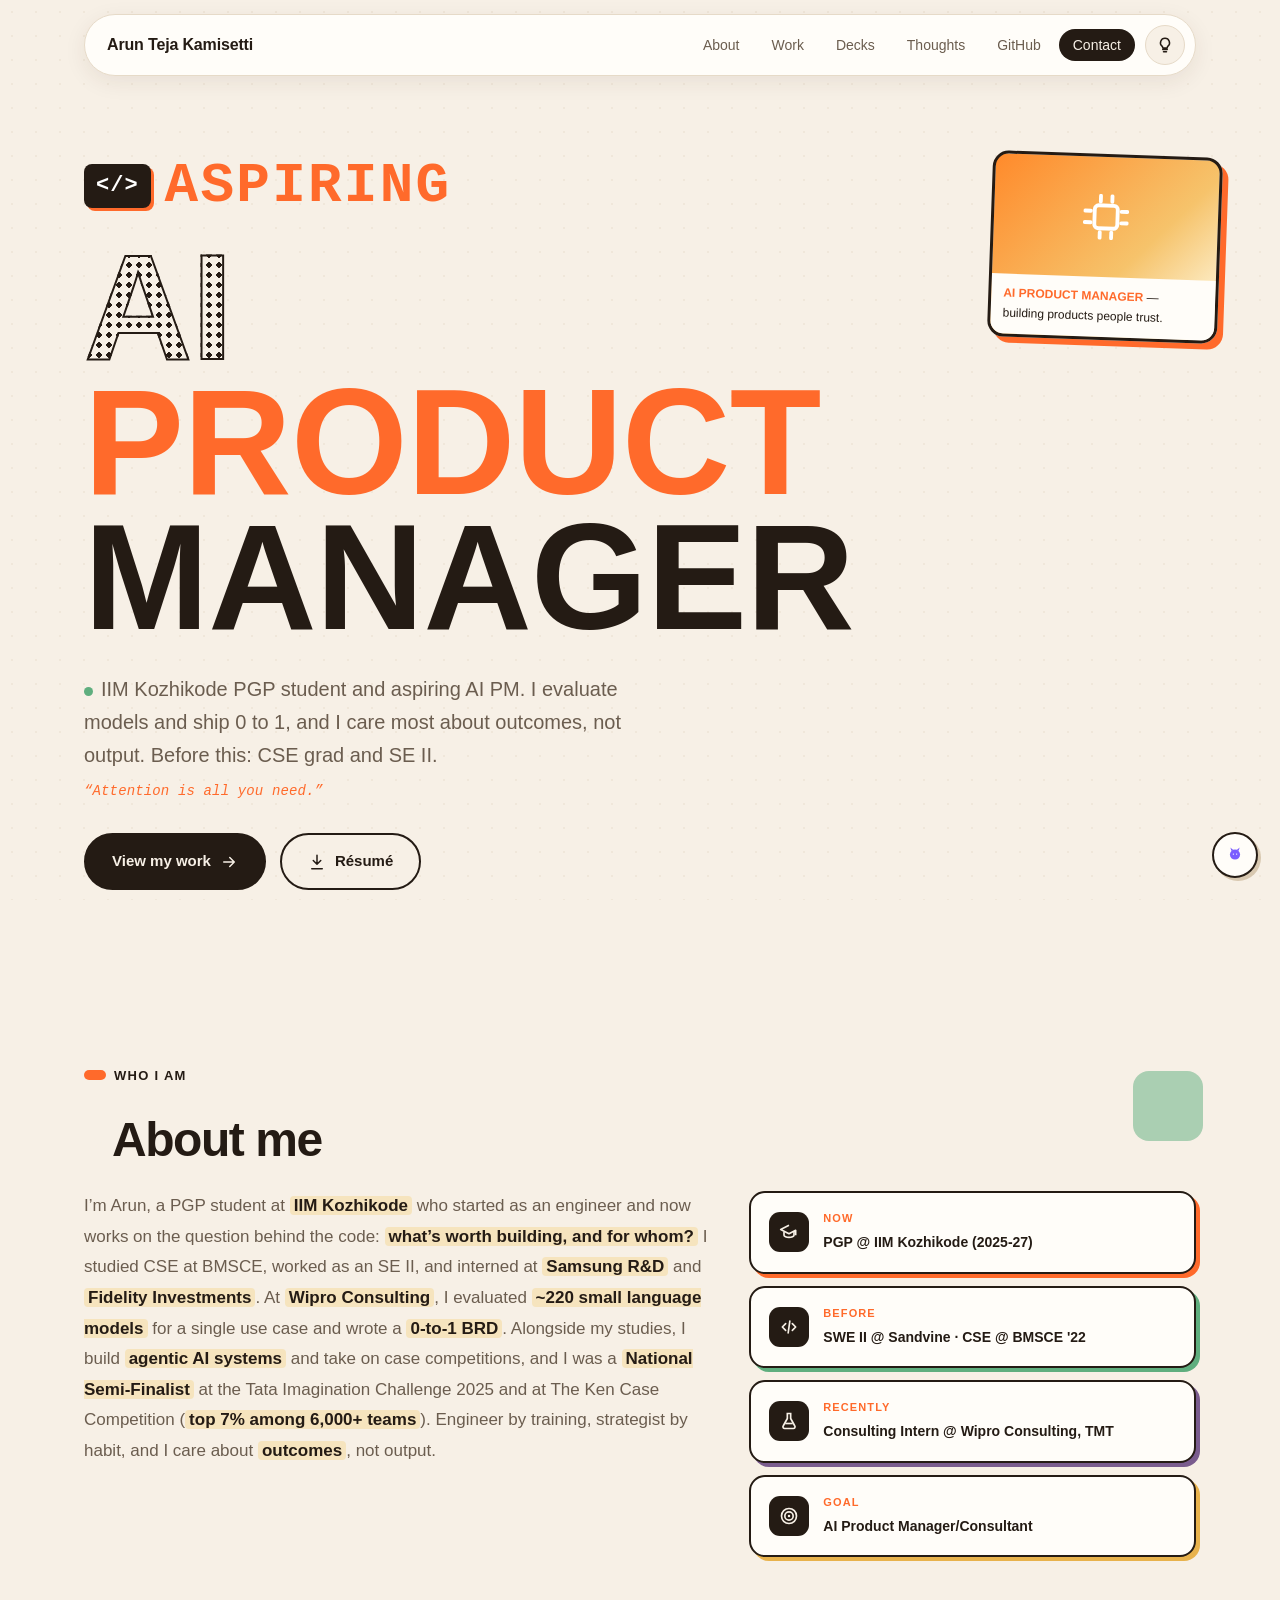
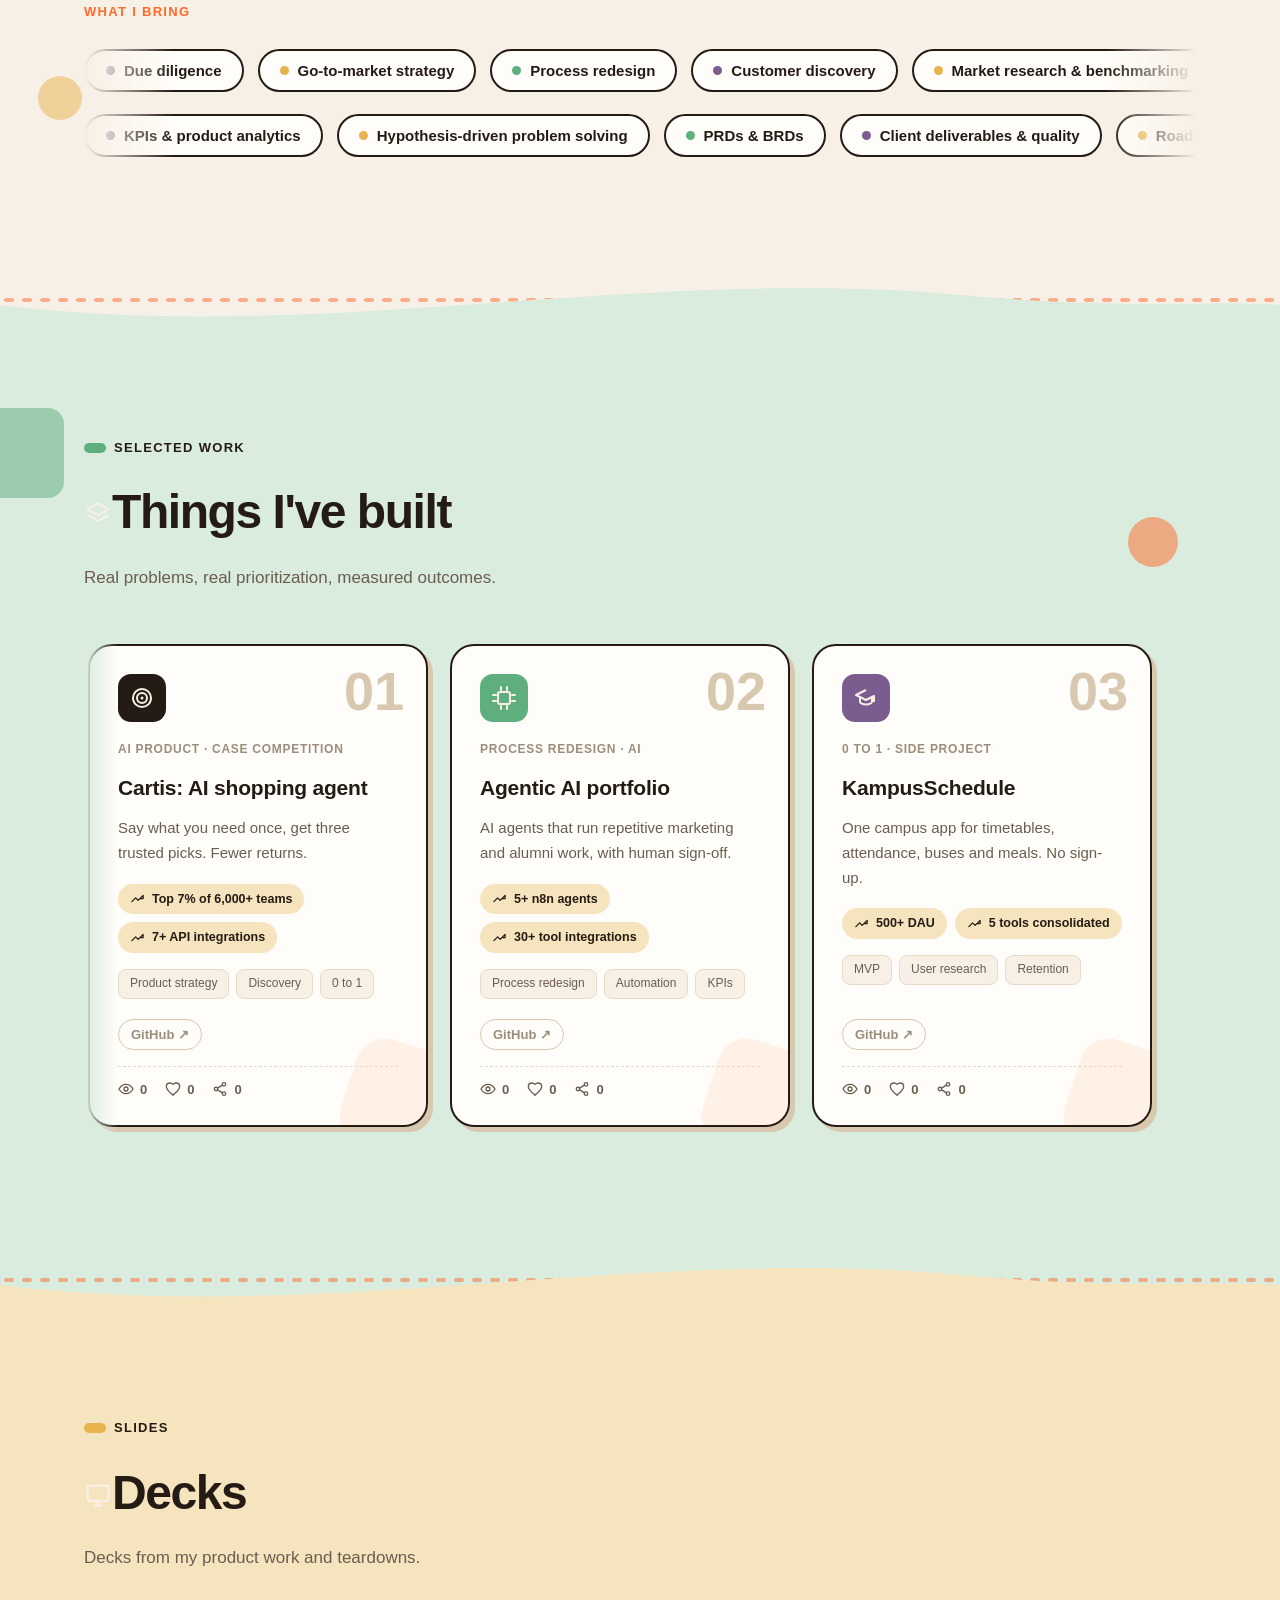
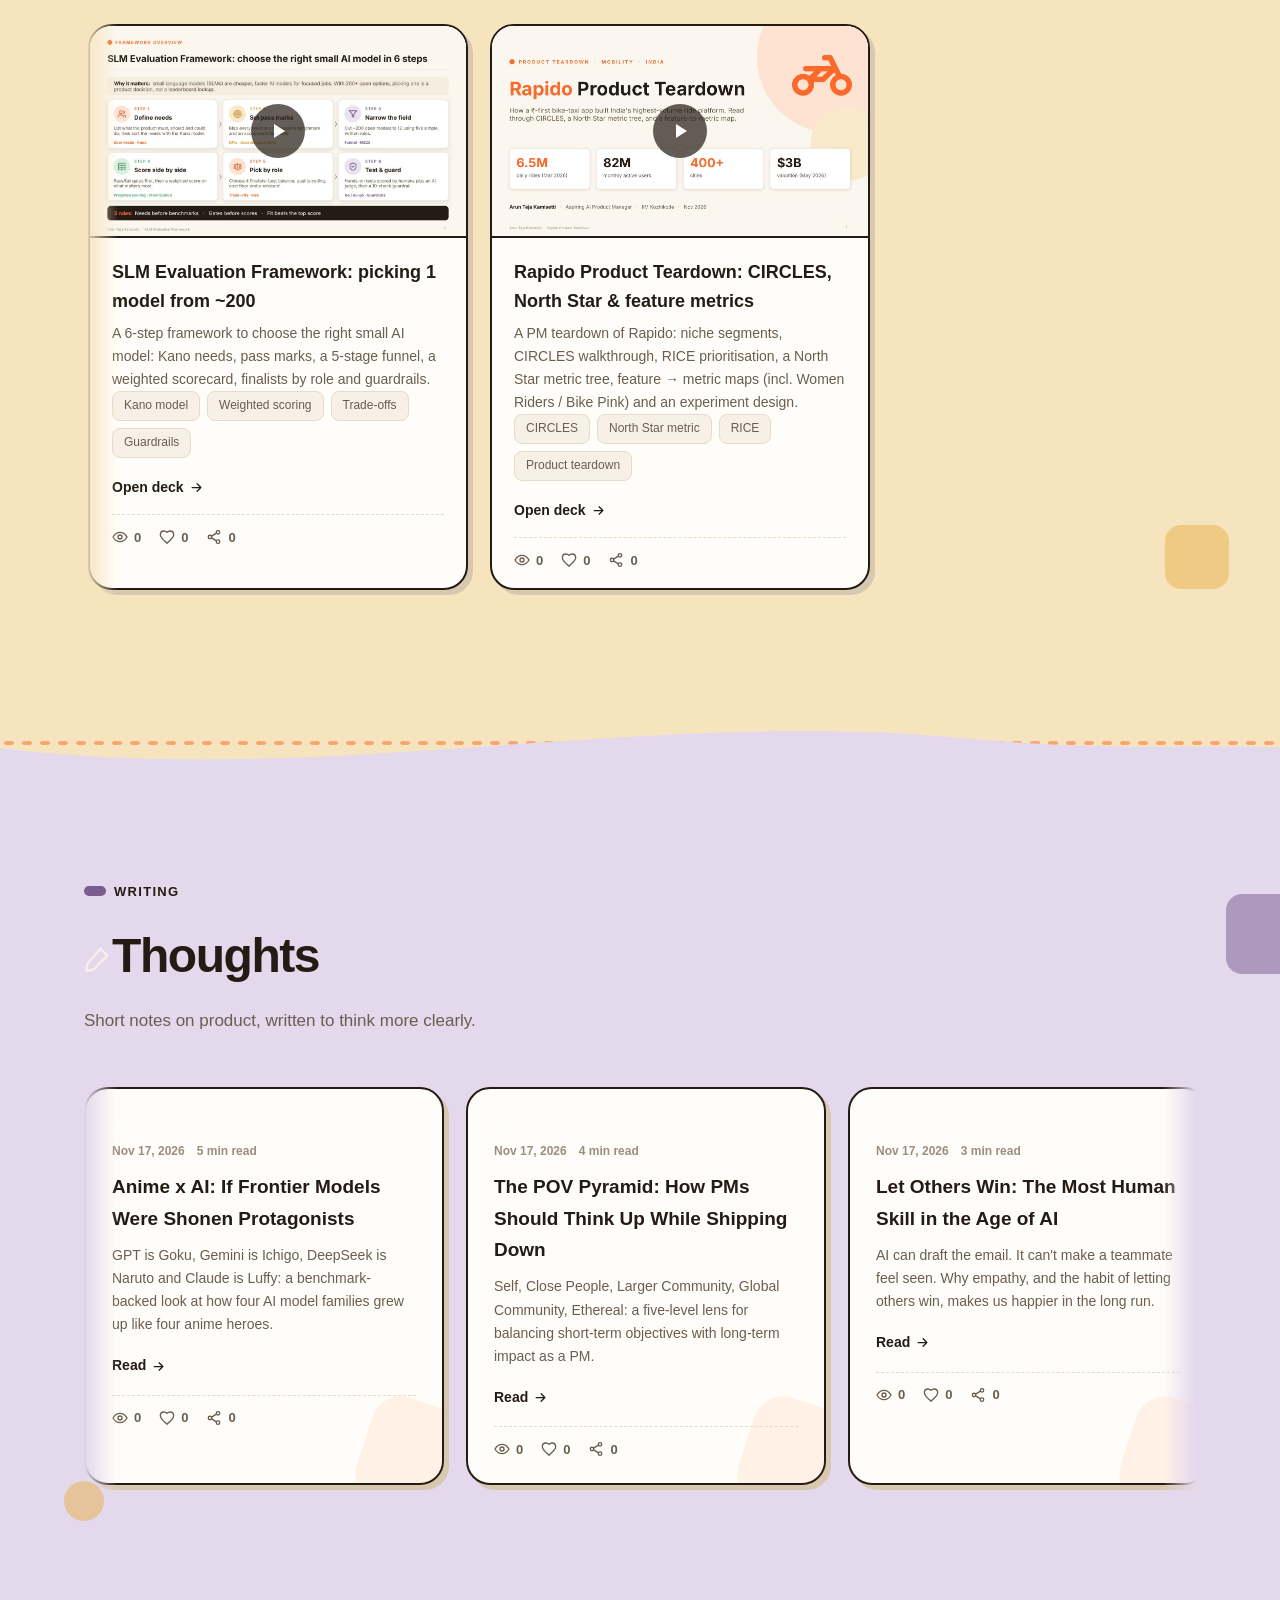
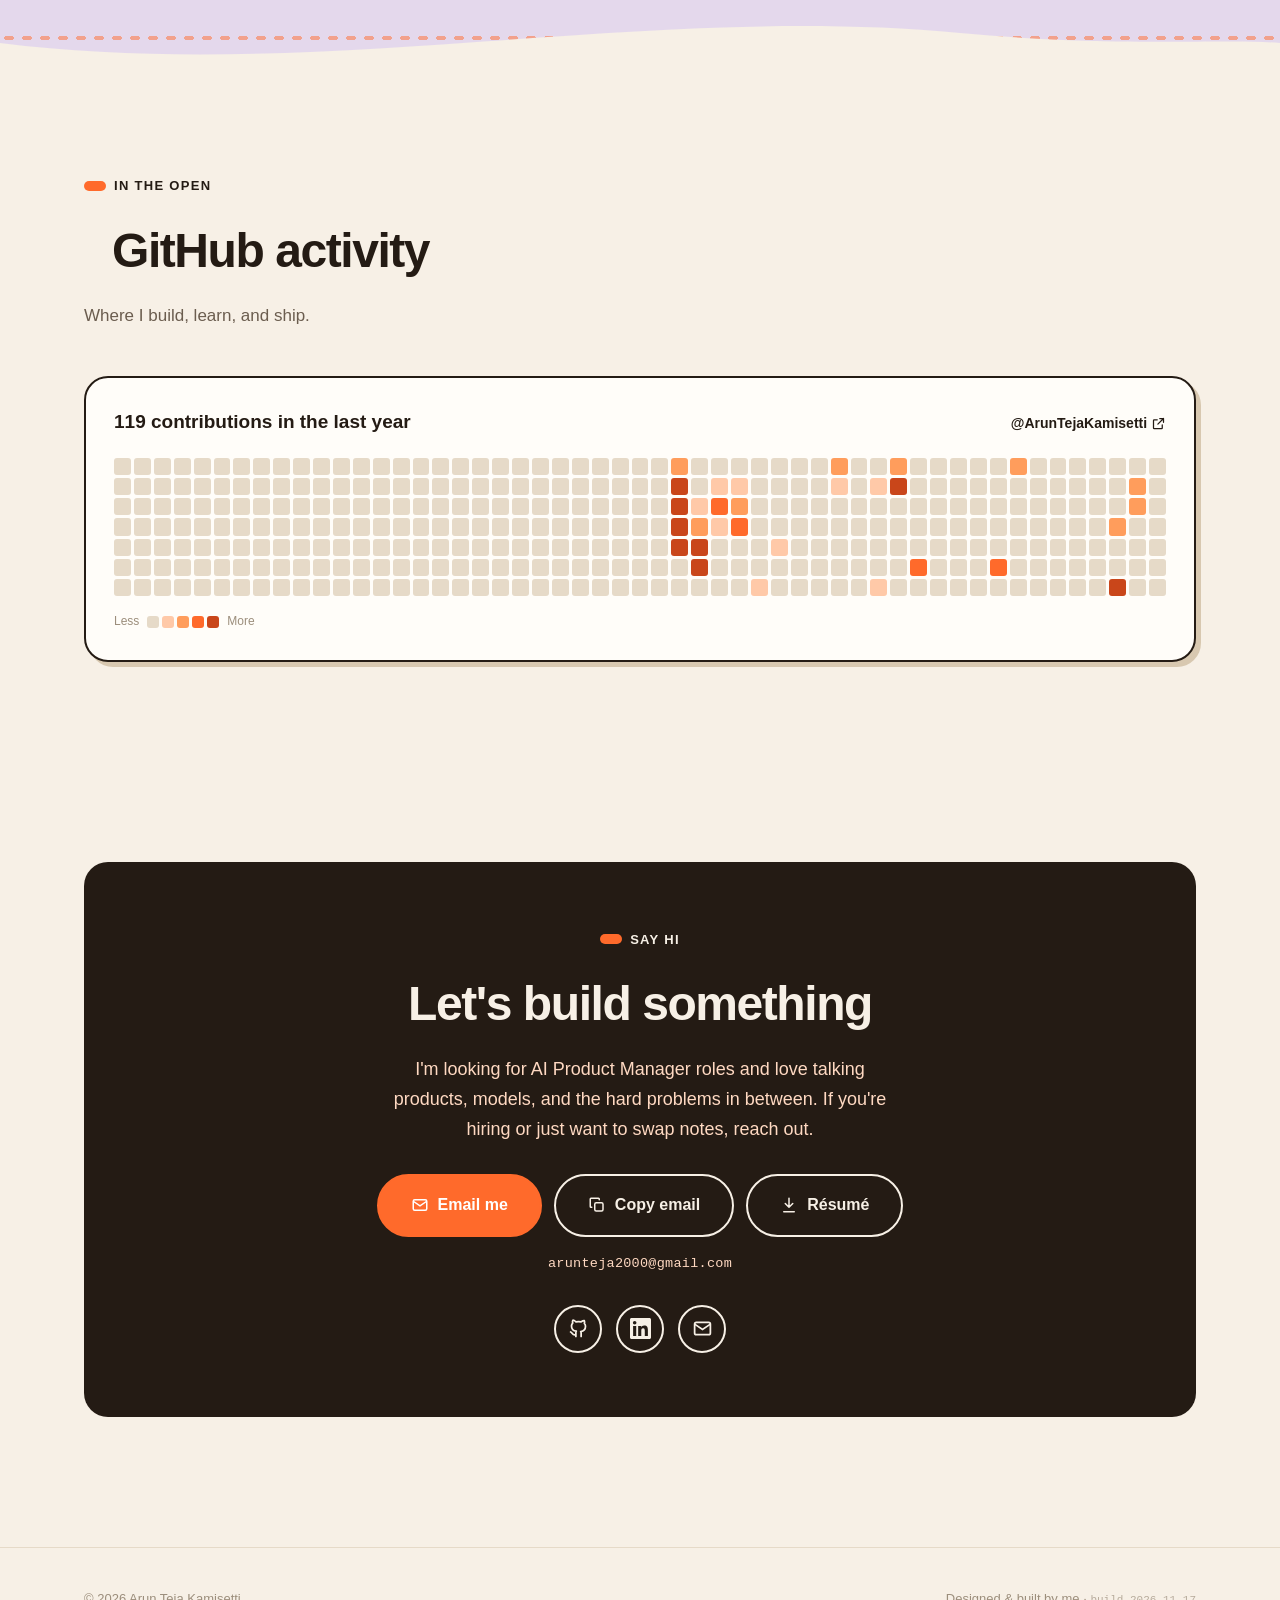
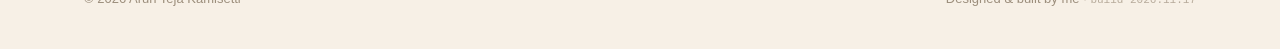
<file: index.html>
<!DOCTYPE html>
<html lang="en">
<head>
  <meta charset="UTF-8" />
  <meta name="viewport" content="width=device-width, initial-scale=1.0" />
  <meta http-equiv="Cache-Control" content="no-cache, no-store, must-revalidate" />
  <meta http-equiv="Pragma" content="no-cache" />
  <meta http-equiv="Expires" content="0" />

  <meta http-equiv="X-Content-Type-Options" content="nosniff" />
  <meta http-equiv="Content-Security-Policy" content="default-src 'self'; img-src 'self' https://raw.githubusercontent.com https://*.githubusercontent.com data:; script-src 'self'; style-src 'self' 'unsafe-inline' https://fonts.googleapis.com; font-src https://fonts.gstatic.com; connect-src 'self' https://raw.githubusercontent.com https://github-contributions-api.jogruber.de https://github-contributions-api.deno.dev https://api.counterapi.dev; frame-src https://docs.google.com https://www.youtube.com https://drive.google.com;" />
  <title>Arun Teja Kamisetti — Aspiring AI Product Manager</title>
  <meta name="description" content="Arun Teja Kamisetti — engineer-turned-PM building toward AI products people trust. Projects, case studies, decks, and product thinking." />
  <meta name="author" content="Arun Teja Kamisetti" />
  <meta name="robots" content="index, follow, max-image-preview:large" />
  <link rel="canonical" href="https://aruntejakamisetti.github.io/" />
  <meta property="og:type" content="website" />
  <meta property="og:title" content="Arun Teja Kamisetti — Aspiring AI Product Manager" />
  <meta property="og:description" content="Engineer-turned-PM building toward AI products people trust." />
  <meta property="og:url" content="https://aruntejakamisetti.github.io/" />
  <meta property="og:image" content="https://aruntejakamisetti.github.io/assets/og-image.png" />
  <meta property="og:site_name" content="Arun Teja Kamisetti" />
  <meta name="twitter:card" content="summary_large_image" />
  <meta name="twitter:title" content="Arun Teja Kamisetti — Aspiring AI Product Manager" />
  <meta name="twitter:image" content="https://aruntejakamisetti.github.io/assets/og-image.png" />
  <link rel="icon" href="data:image/svg+xml,%3Csvg xmlns='http://www.w3.org/2000/svg' viewBox='0 0 100 100'%3E%3Crect width='100' height='100' rx='26' fill='%23FF6A2B'/%3E%3Ctext x='50' y='71' font-size='58' font-family='Arial' font-weight='bold' fill='%23fff' text-anchor='middle'%3EA%3C/text%3E%3C/svg%3E" />
  <link rel="preconnect" href="https://fonts.googleapis.com" />
  <link rel="preconnect" href="https://fonts.gstatic.com" crossorigin />
  <link href="https://fonts.googleapis.com/css2?family=Inter:wght@400;500;600;700&family=Sora:wght@600;700;800&family=Space+Mono:wght@700&display=swap" rel="stylesheet" />
  <link rel="stylesheet" href="styles.css?v=1794914753075" />
  <link rel="stylesheet" href="companion.css?v=1794914753075" />
  <script type="application/ld+json" id="jsonld-person">
  {"@context":"https://schema.org","@type":"Person","name":"Arun Teja Kamisetti","jobTitle":"AI Product Manager","url":"https://aruntejakamisetti.github.io/","email":"mailto:arunteja2000@gmail.com","sameAs":["https://github.com/ArunTejaKamisetti","https://www.linkedin.com/in/aruntejakamisetti"],"knowsAbout":["AI Product Management","Product Strategy","Model Evaluation","User Research"],"alumniOf":["Indian Institute of Management Kozhikode","BMS College of Engineering"],"description":"Engineer-turned-PM building toward AI products people trust."}
  </script>
</head>
<body>
  <a class="skip-link" href="#main">Skip to content</a>
  <div class="grain" aria-hidden="true"></div>

  <svg width="0" height="0" style="position:absolute" aria-hidden="true"><defs>
    <symbol id="i-user" viewBox="0 0 24 24"><circle cx="12" cy="8" r="4" fill="none" stroke="currentColor" stroke-width="2"/><path d="M5 20c0-3.5 3-6 7-6s7 2.5 7 6" fill="none" stroke="currentColor" stroke-width="2" stroke-linecap="round"/></symbol>
    <symbol id="i-stack" viewBox="0 0 24 24"><path d="M12 3 21 8 12 13 3 8z" fill="none" stroke="currentColor" stroke-width="2" stroke-linejoin="round"/><path d="M3 13l9 5 9-5" fill="none" stroke="currentColor" stroke-width="2" stroke-linejoin="round"/></symbol>
    <symbol id="i-deck" viewBox="0 0 24 24"><rect x="3" y="4" width="18" height="13" rx="2" fill="none" stroke="currentColor" stroke-width="2"/><path d="M9 21h6M12 17v4" stroke="currentColor" stroke-width="2" stroke-linecap="round"/></symbol>
    <symbol id="i-pen" viewBox="0 0 24 24"><path d="M14 4l6 6L8 22l-6 1 1-6z" fill="none" stroke="currentColor" stroke-width="2" stroke-linejoin="round"/></symbol>
    <symbol id="i-git" viewBox="0 0 24 24"><path d="M9 19c-4 1.5-4-2.5-6-3m12 5v-3.5c0-1 .1-1.4-.5-2 2.8-.3 5.5-1.4 5.5-6a4.6 4.6 0 0 0-1.3-3.2 4.3 4.3 0 0 0-.1-3.2s-1.1-.3-3.5 1.3a12 12 0 0 0-6 0C6.6 2.3 5.5 2.6 5.5 2.6a4.3 4.3 0 0 0-.1 3.2A4.6 4.6 0 0 0 4 9c0 4.6 2.7 5.7 5.5 6-.6.6-.6 1.2-.5 2V21" fill="none" stroke="currentColor" stroke-width="2" stroke-linecap="round" stroke-linejoin="round"/></symbol>
    <symbol id="i-mail" viewBox="0 0 24 24"><rect x="3" y="5" width="18" height="14" rx="2" fill="none" stroke="currentColor" stroke-width="2"/><path d="M3 7l9 6 9-6" fill="none" stroke="currentColor" stroke-width="2"/></symbol>
    <symbol id="i-arrow" viewBox="0 0 24 24"><path d="M5 12h14M13 6l6 6-6 6" fill="none" stroke="currentColor" stroke-width="2" stroke-linecap="round" stroke-linejoin="round"/></symbol>
    <symbol id="i-dl" viewBox="0 0 24 24"><path d="M12 3v12m-5-5 5 5 5-5M5 21h14" fill="none" stroke="currentColor" stroke-width="2" stroke-linecap="round" stroke-linejoin="round"/></symbol>
    <symbol id="i-cpu" viewBox="0 0 24 24"><rect x="6" y="6" width="12" height="12" rx="2" fill="none" stroke="currentColor" stroke-width="2"/><path d="M9 1v3M15 1v3M9 20v3M15 20v3M1 9h3M1 15h3M20 9h3M20 15h3" stroke="currentColor" stroke-width="2" stroke-linecap="round"/></symbol>
    <symbol id="i-code" viewBox="0 0 24 24"><path d="M8 8l-4 4 4 4M16 8l4 4-4 4M13 5l-2 14" fill="none" stroke="currentColor" stroke-width="2" stroke-linecap="round" stroke-linejoin="round"/></symbol>
    <symbol id="i-movie" viewBox="0 0 24 24"><rect x="3" y="5" width="18" height="14" rx="2" fill="none" stroke="currentColor" stroke-width="2"/><path d="M7 5v14M17 5v14M3 10h4M3 14h4M17 10h4M17 14h4" stroke="currentColor" stroke-width="1.6"/></symbol>
    <symbol id="i-ball" viewBox="0 0 24 24"><circle cx="12" cy="12" r="9" fill="none" stroke="currentColor" stroke-width="2"/><path d="M12 3v18M3 12h18M5.6 5.6c4 2 8.8 2 12.8 0M5.6 18.4c4-2 8.8-2 12.8 0" fill="none" stroke="currentColor" stroke-width="1.5"/></symbol>
    <symbol id="i-school" viewBox="0 0 24 24"><path d="M12 4 2 9l10 5 8-4v6" fill="none" stroke="currentColor" stroke-width="2" stroke-linejoin="round"/><path d="M6 12v4c0 1 2.7 2.5 6 2.5s6-1.5 6-2.5v-4" fill="none" stroke="currentColor" stroke-width="2"/></symbol>
    <symbol id="i-target" viewBox="0 0 24 24"><circle cx="12" cy="12" r="9" fill="none" stroke="currentColor" stroke-width="2"/><circle cx="12" cy="12" r="5" fill="none" stroke="currentColor" stroke-width="2"/><circle cx="12" cy="12" r="1.5" fill="currentColor"/></symbol>
    <symbol id="i-bulb" viewBox="0 0 24 24"><path d="M9 18h6M10 21h4M12 3a6 6 0 0 1 4 10.5c-.7.7-1 1.2-1 2.5H9c0-1.3-.3-1.8-1-2.5A6 6 0 0 1 12 3z" fill="none" stroke="currentColor" stroke-width="2" stroke-linecap="round" stroke-linejoin="round"/></symbol>
    <symbol id="i-rocket" viewBox="0 0 24 24"><path d="M12 3c3 1 6 4 6 9l-3 3H9l-3-3c0-5 3-8 6-9z" fill="none" stroke="currentColor" stroke-width="2" stroke-linejoin="round"/><circle cx="12" cy="10" r="2" fill="none" stroke="currentColor" stroke-width="2"/><path d="M9 18c-1 1-1 3-1 3s2 0 3-1M15 18c1 1 1 3 1 3s-2 0-3-1" fill="none" stroke="currentColor" stroke-width="2" stroke-linecap="round"/></symbol>
    <symbol id="i-flask" viewBox="0 0 24 24"><path d="M9 3h6M10 3v6l-5 9a2 2 0 0 0 2 3h10a2 2 0 0 0 2-3l-5-9V3" fill="none" stroke="currentColor" stroke-width="2" stroke-linejoin="round"/><path d="M7.5 15h9" stroke="currentColor" stroke-width="2"/></symbol>
    <symbol id="i-trend" viewBox="0 0 24 24"><path d="M3 17l6-6 4 4 8-8M21 7v5h-5" fill="none" stroke="currentColor" stroke-width="2" stroke-linecap="round" stroke-linejoin="round"/></symbol>
    <symbol id="i-ext" viewBox="0 0 24 24"><path d="M14 4h6v6M20 4l-9 9M18 14v5a1 1 0 0 1-1 1H5a1 1 0 0 1-1-1V7a1 1 0 0 1 1-1h5" fill="none" stroke="currentColor" stroke-width="2" stroke-linecap="round" stroke-linejoin="round"/></symbol>
    <symbol id="i-linkedin" viewBox="0 0 24 24"><path fill="currentColor" d="M20.45 20.45h-3.56v-5.57c0-1.33-.02-3.04-1.85-3.04-1.85 0-2.14 1.45-2.14 2.94v5.67H9.34V9h3.42v1.56h.05c.48-.9 1.64-1.85 3.37-1.85 3.6 0 4.27 2.37 4.27 5.46v6.28zM5.34 7.43a2.06 2.06 0 1 1 0-4.13 2.06 2.06 0 0 1 0 4.13zM7.12 20.45H3.55V9h3.57v11.45zM22.22 0H1.77C.79 0 0 .77 0 1.73v20.54C0 23.22.79 24 1.77 24h20.45c.98 0 1.78-.78 1.78-1.73V1.73C24 .77 23.2 0 22.22 0z"/></symbol>
    <symbol id="i-play" viewBox="0 0 24 24"><path d="M8 5v14l11-7z" fill="currentColor"/></symbol>
    <symbol id="i-copy" viewBox="0 0 24 24"><rect x="9" y="9" width="11" height="11" rx="2" fill="none" stroke="currentColor" stroke-width="2"/><path d="M5 15H4a1 1 0 0 1-1-1V4a1 1 0 0 1 1-1h10a1 1 0 0 1 1 1v1" fill="none" stroke="currentColor" stroke-width="2" stroke-linecap="round"/></symbol>
    <symbol id="i-check" viewBox="0 0 24 24"><path d="M5 13l4 4L19 7" fill="none" stroke="currentColor" stroke-width="2.4" stroke-linecap="round" stroke-linejoin="round"/></symbol>
    <symbol id="i-eye" viewBox="0 0 24 24"><path d="M1.5 12S5.5 5 12 5s10.5 7 10.5 7-4 7-10.5 7S1.5 12 1.5 12z" fill="none" stroke="currentColor" stroke-width="2" stroke-linejoin="round"/><circle cx="12" cy="12" r="3" fill="none" stroke="currentColor" stroke-width="2"/></symbol>
    <symbol id="i-heart" viewBox="0 0 24 24"><path d="M12 21.35l-1.45-1.32C5.4 15.36 2 12.28 2 8.5 2 5.42 4.42 3 7.5 3c1.74 0 3.41.81 4.5 2.09C13.09 3.81 14.76 3 16.5 3 19.58 3 22 5.42 22 8.5c0 3.78-3.4 6.86-8.55 11.54L12 21.35z" fill="none" stroke="currentColor" stroke-width="2" stroke-linejoin="round"/></symbol>
    <symbol id="i-heart-fill" viewBox="0 0 24 24"><path d="M12 21.35l-1.45-1.32C5.4 15.36 2 12.28 2 8.5 2 5.42 4.42 3 7.5 3c1.74 0 3.41.81 4.5 2.09C13.09 3.81 14.76 3 16.5 3 19.58 3 22 5.42 22 8.5c0 3.78-3.4 6.86-8.55 11.54L12 21.35z" fill="currentColor"/></symbol>
    <symbol id="i-share" viewBox="0 0 24 24"><circle cx="18" cy="5" r="2.6" fill="none" stroke="currentColor" stroke-width="2"/><circle cx="6" cy="12" r="2.6" fill="none" stroke="currentColor" stroke-width="2"/><circle cx="18" cy="19" r="2.6" fill="none" stroke="currentColor" stroke-width="2"/><path d="M8.4 10.75l7.2-4.5M8.4 13.25l7.2 4.5" fill="none" stroke="currentColor" stroke-width="2" stroke-linecap="round"/></symbol>
  </defs></svg>

  <header class="nav">
    <div class="container">
      <div class="nav__inner">
        <a href="#top" class="nav__brand" id="nav-brand">Arun Teja Kamisetti</a>
        <nav aria-label="Primary" style="display:flex; align-items:center; gap:10px;">
          <ul class="nav__links" id="nav-links">
            <li><a href="#about">About</a></li>
            <li><a href="#projects">Work</a></li>
            <li><a href="#decks">Decks</a></li>
            <li><a href="#thoughts">Thoughts</a></li>
            <li><a href="#github">GitHub</a></li>
            <li><a href="#contact" class="nav__cta">Contact</a></li>
          </ul>
          <button class="theme-toggle" id="theme-toggle" aria-label="Toggle light/dark theme"><svg class="ico" id="theme-ico" width="18" height="18"><use href="#i-bulb"/></svg></button>
          <button class="nav__toggle" id="nav-toggle" aria-label="Toggle menu" aria-expanded="false"><span></span><span></span><span></span></button>
        </nav>
      </div>
    </div>
  </header>

  <main id="main">
    <section class="hero" id="top" aria-labelledby="hero-title">
      <div class="container">
        <div class="hero__top-card" aria-hidden="true">
          <div class="ph"><svg width="46" height="46" style="color:#fff"><use href="#i-cpu"/></svg></div>
          <div class="cap" id="hero-hi"></div>
        </div>
        <div class="hero__aspiring"><span class="hero__chip">&lt;/&gt;</span><span class="hero__aspiring-text">ASPIRING</span></div>
        <h1 id="hero-title" class="hero__stack">
          <span class="hero__line hero__line--dotted">AI</span>
          <span class="hero__line hero__line--peach">PRODUCT</span>
          <span class="hero__line hero__line--ink">MANAGER</span>
        </h1>
        <p class="hero__sub" id="hero-sub"></p>
        <p class="hero__sub-hi" id="hero-sub-hi"></p>
        <div class="hero__cta">
          <a href="#projects" class="btn btn--primary">View my work <svg class="ico" width="18" height="18"><use href="#i-arrow"/></svg></a>
          <a href="#" class="btn btn--ghost" id="resume-btn"><svg class="ico" width="18" height="18"><use href="#i-dl"/></svg> Résumé</a>
        </div>
      </div>
    </section>

    <section class="section" id="about" aria-labelledby="about-title">
      <div class="sec-blocks" aria-hidden="true"><span style="--r:-10deg;width:70px;height:70px;background:var(--sage);top:12%;right:6%"></span><span style="width:44px;height:44px;border-radius:50%;background:var(--gold);bottom:16%;left:3%"></span></div>
      <div class="container">
        <span class="section__eyebrow reveal">Who I am</span>
        <h2 class="section__title reveal" id="about-title"><span class="title-ic"><svg width="28" height="28"><use href="#i-user"/></svg></span>About me</h2>
        <div class="about">
          <p class="about__body reveal" data-anim="left" id="about-body"></p>
          <ul class="about__highlights reveal" data-anim="right" data-delay="1" id="about-highlights"></ul>
        </div>
        <div class="about-extra reveal">
          <h3 class="about-extra__label">What I bring</h3>
          <div class="skills-marquee" aria-label="Skills">
            <div class="skills-track" id="skills"></div>
            <div class="skills-track skills-track--rev" id="skills2" aria-hidden="true"></div>
          </div>
        </div>
      </div>
    </section>

    <div class="divider divider--toSage" aria-hidden="true"><div class="dot-strip"></div><svg viewBox="0 0 1440 70" preserveAspectRatio="none"><path d="M0,40 C360,80 720,0 1080,30 C1260,45 1380,35 1440,40 L1440,70 L0,70 Z"></path></svg></div>
    <section class="section section--sage" id="projects" aria-labelledby="projects-title">
      <div class="sec-blocks" aria-hidden="true"><span style="--r:12deg;width:90px;height:90px;background:var(--sage);top:8%;left:-2%"></span><span style="width:50px;height:50px;border-radius:50%;background:var(--peach);top:20%;right:8%"></span></div>
      <div class="container">
        <span class="section__eyebrow reveal">Selected work</span>
        <h2 class="section__title reveal" id="projects-title"><span class="title-ic"><svg width="28" height="28"><use href="#i-stack"/></svg></span>Things I've built</h2>
        <p class="section__lead reveal">Real problems, real prioritization, measured outcomes.</p>
        <div class="grid grid--cards" id="projects-grid"></div>
      </div>
    </section>

    <div class="divider divider--toGold" aria-hidden="true"><div class="dot-strip"></div><svg viewBox="0 0 1440 70" preserveAspectRatio="none"><path d="M0,40 C360,80 720,0 1080,30 C1260,45 1380,35 1440,40 L1440,70 L0,70 Z"></path></svg></div>
    <section class="section section--gold" id="decks" aria-labelledby="decks-title">
      <div class="sec-blocks" aria-hidden="true"><span style="--r:-8deg;width:64px;height:64px;background:var(--gold);bottom:12%;right:4%"></span></div>
      <div class="container">
        <span class="section__eyebrow reveal">Slides</span>
        <h2 class="section__title reveal" id="decks-title"><span class="title-ic"><svg width="28" height="28"><use href="#i-deck"/></svg></span>Decks</h2>
        <p class="section__lead reveal">Decks from my product work and teardowns.</p>
        <div class="grid grid--decks" id="decks-grid"></div>
      </div>
    </section>

    <div class="divider divider--toPlum" aria-hidden="true"><div class="dot-strip"></div><svg viewBox="0 0 1440 70" preserveAspectRatio="none"><path d="M0,40 C360,80 720,0 1080,30 C1260,45 1380,35 1440,40 L1440,70 L0,70 Z"></path></svg></div>
    <section class="section section--plum" id="thoughts" aria-labelledby="thoughts-title">
      <div class="sec-blocks" aria-hidden="true"><span style="--r:10deg;width:80px;height:80px;background:var(--plum);top:14%;right:-2%"></span><span style="width:40px;height:40px;border-radius:50%;background:var(--gold);bottom:10%;left:5%"></span></div>
      <div class="container">
        <span class="section__eyebrow reveal">Writing</span>
        <h2 class="section__title reveal" id="thoughts-title"><span class="title-ic"><svg width="28" height="28"><use href="#i-pen"/></svg></span>Thoughts</h2>
        <p class="section__lead reveal">Short notes on product, written to think more clearly.</p>
        <div class="grid grid--thoughts" id="thoughts-grid"></div>
      </div>
    </section>

    <div class="divider divider--toBg" aria-hidden="true"><div class="dot-strip"></div><svg viewBox="0 0 1440 70" preserveAspectRatio="none"><path d="M0,40 C360,80 720,0 1080,30 C1260,45 1380,35 1440,40 L1440,70 L0,70 Z"></path></svg></div>
    <section class="section" id="github" aria-labelledby="github-title">
      <div class="container">
        <span class="section__eyebrow reveal">In the open</span>
        <h2 class="section__title reveal" id="github-title"><span class="title-ic"><svg width="28" height="28"><use href="#i-git"/></svg></span>GitHub activity</h2>
        <p class="section__lead reveal">Where I build, learn, and ship.</p>
        <div class="ghcard card-surface reveal" data-anim="zoom">
          <div class="ghcard__head">
            <span id="gh-total" class="ghcard__total">—</span>
            <a class="ghcard__link" id="gh-link" href="https://github.com/ArunTejaKamisetti" target="_blank" rel="noopener">@ArunTejaKamisetti <svg class="ico" width="15" height="15"><use href="#i-ext"/></svg></a>
          </div>
          <div class="ghgrid" id="gh-grid" role="img" aria-label="GitHub contribution graph"></div>
          <div class="ghlegend"><span>Less</span><span class="ghlegend__cells" id="gh-legend"></span><span>More</span></div>
        </div>
      </div>
    </section>

    <section class="section" id="contact" aria-labelledby="contact-title">
      <div class="container">
        <div class="contact reveal" data-anim="zoom">
          <span class="section__eyebrow">Say hi</span>
          <h2 class="section__title" id="contact-title">Let's build something</h2>
          <p class="contact__body" id="contact-body"></p>
          <div class="contact__actions">
            <a href="#" class="btn btn--primary btn--lg" id="contact-cta"><svg class="ico" width="18" height="18"><use href="#i-mail"/></svg> Email me</a>
            <button type="button" class="btn btn--ghost btn--lg" id="contact-copy"><svg class="ico" width="18" height="18"><use href="#i-copy"/></svg> <span id="contact-copy-label">Copy email</span></button>
            <a href="#" class="btn btn--ghost btn--lg" id="contact-resume" target="_blank" rel="noopener"><svg class="ico" width="18" height="18"><use href="#i-dl"/></svg> Résumé</a>
          </div>
          <span class="contact__email" id="contact-email-text"></span>
          <div class="contact__social" id="contact-social"></div>
        </div>
      </div>
    </section>
  </main>

  <footer class="footer">
    <div class="container footer__inner">
      <span id="footer-name">© Arun Teja Kamisetti</span>
      <span class="visitors" id="visitors" title="People who've visited this site"><svg class="ico" width="15" height="15"><use href="#i-eye"/></svg> <span id="visitor-count" class="visitors__n">—</span> visitors</span>
      <span class="footer__meta">Designed &amp; built by me · <span class="footer__build">build 2026.11.17</span></span>
    </div>
  </footer>

  <script id="cw-content" type="application/json">
{
  "meta": {
    "name": "Arun Teja Kamisetti",
    "role": "Aspiring AI Product Manager",
    "heroLines": [
      "AI",
      "PRODUCT",
      "MANAGER"
    ],
    "tagline": "I build AI products people can actually trust.",
    "subtagline": "IIM Kozhikode PGP student and aspiring AI PM. I evaluate models and ship 0 to 1, and I care most about outcomes, not output. Before this: CSE grad and SE II.",
    "location": "IIM Kozhikode, India",
    "email": "arunteja2000@gmail.com",
    "resumeUrl": "assets/Arun_Teja_Kamisetti_Resume.pdf",
    "siteUrl": "https://aruntejakamisetti.github.io",
    "ogImage": "assets/og-image.png",
    "social": {
      "github": "https://github.com/ArunTejaKamisetti",
      "linkedin": "https://www.linkedin.com/in/arun-teja-kamisetti",
      "twitter": ""
    },
    "funFacts": [
      "District & state-level quiz champion in school — I still chase a hard question.",
      "Represented my school basketball team; I still hoop, plus badminton and football.",
      "My brother is doing his MBA at IIM Calcutta while I'm at IIM Kozhikode — a friendly rivalry.",
      "Big Telugu cinema buff and an anime watcher across genres.",
      "Core committee at Rotaract Club, BMSCE — led a bunch of goodwill events.",
      "Interned at Fidelity and Samsung R&D before my Sandvine engineering stint.",
      "Tata Imagination Challenge - National Semi-Finalist, 2025",
      "The Ken Case Competition - National Semi-Finalist among 6000+ teams, 2026",
      "I funneled ~220 small language models down to the one that actually fit."
    ],
    "quote": "Strong opinions, loosely held — show me a sound argument and I'll change my mind fast.",
    "aiQuotes": [
      "“Attention is all you need.”",
      "“Scale is all you need.”",
      "“The best way to predict the future is to build it.”",
      "“Make something people want.”",
      "“Models want to learn.”"
    ]
  },
  "about": {
    "heading": "About me",
    "body": "I’m Arun, a PGP student at IIM Kozhikode who started as an engineer and now works on the question behind the code: what’s worth building, and for whom? I studied CSE at BMSCE, worked as an SE II, and interned at Samsung R&D and Fidelity Investments. At Wipro Consulting, I evaluated ~220 small language models for a single use case and wrote a 0-to-1 BRD. Alongside my studies, I build agentic AI systems and take on case competitions, and I was a National Semi-Finalist at the Tata Imagination Challenge 2025 and at The Ken Case Competition (top 7% among 6,000+ teams). Engineer by training, strategist by habit, and I care about outcomes, not output.",
    "highlights": [
      {
        "label": "Now",
        "value": "PGP @ IIM Kozhikode (2025-27)",
        "icon": "ti-school"
      },
      {
        "label": "Before",
        "value": "SWE II @ Sandvine · CSE @ BMSCE '22",
        "icon": "ti-code"
      },
      {
        "label": "Recently",
        "value": "Consulting Intern @ Wipro Consulting, TMT",
        "icon": "ti-flask"
      },
      {
        "label": "Goal",
        "value": "AI Product Manager/Consultant",
        "icon": "ti-target-arrow"
      }
    ]
  },
  "journey": [
    "CSE @ BMSCE",
    "SWE @ Sandvine",
    "Layoff to CAT",
    "PGP @ IIM K",
    "AI PM"
  ],
  "skills": [
    {
      "name": "Due diligence",
      "where": "Built a 5-stage due diligence tool with a cost-benefit analysis of 200 AI models at Wipro Consulting (TMT), unlocking 93% projected cost savings."
    },
    {
      "name": "Go-to-market strategy",
      "where": "Led GTM in my PM internship at Whattamatch (Founder's Office), acquiring 500+ users in 3 months."
    },
    {
      "name": "Process redesign",
      "where": "Redesigned an executive prep process at Wipro Consulting (TMT), cutting prep time by 85% and protecting USD 2 mn+ in projected ARR."
    },
    {
      "name": "Customer discovery",
      "where": "Ran 20+ customer interviews in my PM internship at Whattamatch (Founder's Office) that shaped 3+ shipped features."
    },
    {
      "name": "Market research & benchmarking",
      "where": "Benchmarked 7+ incumbents to find whitespace in the USD 120 bn+ TV ad sales market at Wipro Consulting (TMT)."
    },
    {
      "name": "Competitive analysis",
      "where": "Benchmarked 3+ rival platforms in my PM internship at Whattamatch (Founder's Office) to shape the founder's strategy."
    },
    {
      "name": "Business case development",
      "where": "Sized USD 10 mn+ revenue upside for a brand-to-ad match tool for ad sales teams at Wipro Consulting (TMT)."
    },
    {
      "name": "0 to 1 product development",
      "where": "Shipped 3+ features end to end in my PM internship at Whattamatch (Founder's Office), and took Audience Brand Match from a blank page to a full BRD at Wipro."
    },
    {
      "name": "Persona mapping & segmentation",
      "where": "Mapped 4 buyer personas for the TV ad sales opportunity at Wipro Consulting (TMT)."
    },
    {
      "name": "KPIs & product analytics",
      "where": "Owned the research-to-analytics loop in my PM internship at Whattamatch (Founder's Office); earlier documented 7+ KPIs at Sandvine."
    },
    {
      "name": "Hypothesis-driven problem solving",
      "where": "Framed explainable recommendations forecast to speed up opportunity spotting by 10% at Wipro Consulting (TMT)."
    },
    {
      "name": "PRDs & BRDs",
      "where": "Wrote the full BRD for Audience Brand Match at Wipro Consulting (TMT)."
    },
    {
      "name": "Client deliverables & quality",
      "where": "Kept 95% deliverable accuracy across 18 customer needs with a 10-check validation at Wipro Consulting (TMT)."
    },
    {
      "name": "Roadmap prioritization",
      "where": "Prioritized features from customer interviews in my PM internship at Whattamatch (Founder's Office), and a path to v1 for Audience Brand Match."
    },
    {
      "name": "Stakeholder management",
      "where": "Worked across client teams at Wipro Consulting (TMT); held a 4.0+/5 peer rating through my Sandvine tenure."
    },
    {
      "name": "Agile & sprint planning",
      "where": "Kept a 95%+ story closure rate across 10+ releases in Scrum teams at Sandvine."
    },
    {
      "name": "AI product strategy",
      "where": "Chose the right-fit model for a client use case at Wipro Consulting (TMT), and designed Cartis and KampusSchedule end to end."
    },
    {
      "name": "Executive storytelling",
      "where": "National Semi-Finalist at The Ken Case Competition (top 7% of 6,000+ teams) and the Tata Imagination Challenge 2025."
    }
  ],
  "projects": [
    {
      "id": "cartis",
      "title": "Cartis: AI shopping agent",
      "category": "AI product · Case competition",
      "icon": "ti-target-arrow",
      "summary": "Say what you need once, get three trusted picks. Fewer returns.",
      "metric": "Top 7% of 6,000+ teams",
      "tags": [
        "Product strategy",
        "Discovery",
        "0 to 1"
      ],
      "type": "case-study",
      "link": "https://github.com/ArunTejaKamisetti/cartis",
      "mdFile": "cartis.md",
      "details": "A buyer-side shopping agent for Indian shoppers: speak once, get three picks with the reasons. Review risk scoring, zero-form onboarding from order emails, and Pine Labs + Delhivery rails.",
      "metrics": [
        "Top 7% of 6,000+ teams",
        "7+ API integrations"
      ]
    },
    {
      "id": "agentic-ai-automation",
      "title": "Agentic AI portfolio",
      "category": "Process redesign · AI",
      "icon": "ti-cpu",
      "summary": "AI agents that run repetitive marketing and alumni work, with human sign-off.",
      "metric": "5+ n8n agents",
      "tags": [
        "Process redesign",
        "Automation",
        "KPIs"
      ],
      "type": "case-study",
      "link": "https://github.com/ArunTejaKamisetti/agents_portfolio1",
      "mdFile": "agentic-ai-automation.md",
      "details": "AlumniMatch (explainable 1:1 alumni invites), a multi-agent media assistant, an ad-script engine, a social publisher and a voice speed-to-lead agent.",
      "metrics": [
        "5+ n8n agents",
        "40+ tool integrations"
      ]
    },
    {
      "id": "kampus-schedule",
      "title": "KampusSchedule",
      "category": "0 to 1 · Side project",
      "icon": "ti-school",
      "summary": "One campus app for timetables, attendance, buses and meals. No sign-up.",
      "metric": "500+ DAU",
      "tags": [
        "MVP",
        "User research",
        "Retention"
      ],
      "type": "case-study",
      "link": "https://github.com/ArunTejaKamisetti/schedule-app",
      "mdFile": "kampus-schedule.md",
      "details": "Syncs from the official timetable sheet, pushes alerts when a class changes, and finds common free time with friends.",
      "metrics": [
        "500+ DAU",
        "5 tools consolidated"
      ]
    }
  ],
  "decks": [
    {
      "title": "SLM Evaluation Framework: picking 1 model from ~200",
      "description": "A 6-step framework to choose the right small AI model: Kano needs, pass marks, a 5-stage funnel, a weighted scorecard, finalists by role and guardrails.",
      "embedUrl": "",
      "thumbnail": "assets/decks/SLM_Evaluation_Framework.jpg",
      "id": "slm-evaluation-framework",
      "tags": [
        "Kano model",
        "Weighted scoring",
        "Trade-offs",
        "Guardrails"
      ],
      "file": "assets/decks/SLM_Evaluation_Framework.pdf"
    },
    {
      "title": "Rapido Product Teardown: CIRCLES, North Star & feature metrics",
      "description": "A PM teardown of Rapido: niche segments, CIRCLES walkthrough, RICE prioritisation, a North Star metric tree, feature → metric maps (incl. Women Riders / Bike Pink) and an experiment design.",
      "embedUrl": "",
      "thumbnail": "assets/decks/Rapido_Product_Teardown.jpg",
      "id": "rapido-product-teardown",
      "tags": [
        "CIRCLES",
        "North Star metric",
        "RICE",
        "Product teardown"
      ],
      "file": "assets/decks/Rapido_Product_Teardown.pdf"
    }
  ],
  "thoughts": [
    {
      "title": "Anime x AI: If Frontier Models Were Shonen Protagonists",
      "date": "2026-11-17",
      "readTime": "5 min read",
      "excerpt": "GPT is Goku, Gemini is Ichigo, DeepSeek is Naruto and Claude is Luffy: a benchmark-backed look at how four AI model families grew up like four anime heroes.",
      "url": "#",
      "mdFile": "anime-x-ai.md"
    },
    {
      "title": "The POV Pyramid: How PMs Should Think Up While Shipping Down",
      "date": "2026-11-17",
      "readTime": "4 min read",
      "excerpt": "Self, Close People, Larger Community, Global Community, Ethereal: a five-level lens for balancing short-term objectives with long-term impact as a PM.",
      "url": "#",
      "mdFile": "pov-pyramid-for-pms.md"
    },
    {
      "title": "Let Others Win: The Most Human Skill in the Age of AI",
      "date": "2026-11-17",
      "readTime": "3 min read",
      "excerpt": "AI can draft the email. It can't make a teammate feel seen. Why empathy, and the habit of letting others win, makes us happier in the long run.",
      "url": "#",
      "mdFile": "let-others-win.md"
    },
    {
      "title": "The Group Mean Paradox: Why Your Best Is a Team Sport",
      "date": "2026-11-17",
      "readTime": "3 min read",
      "excerpt": "We want a higher group mean, but the only way to raise it is for each of us to do our individual best. Here's the arithmetic, and why that mindset doesn't turn toxic.",
      "url": "#",
      "mdFile": "group-mean-individual-best.md"
    }
  ],
  "contact": {
    "heading": "Let's build something",
    "body": "I'm looking for AI Product Manager roles and love talking products, models, and the hard problems in between. If you're hiring or just want to swap notes, reach out.",
    "ctaLabel": "Email me"
  }
}
  </script>

  <script src="app.js?v=1794914753075"></script>
  <script src="companion.js?v=1794914753075"></script>
</body>
</html>
</file>
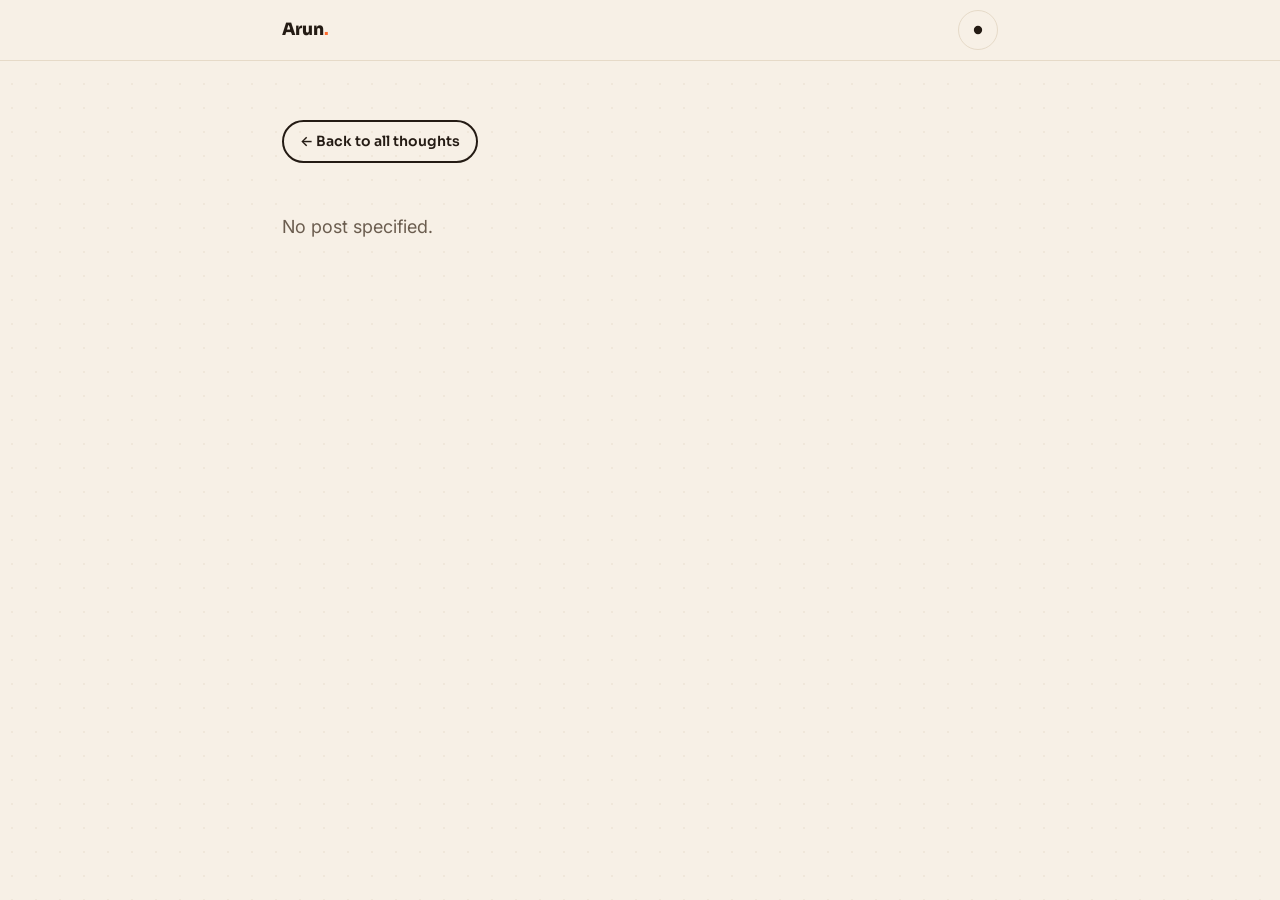
<file: post.html>
<!DOCTYPE html>
<html lang="en">
<head>
  <meta charset="UTF-8" />
  <meta name="viewport" content="width=device-width, initial-scale=1.0" />
  <meta http-equiv="Cache-Control" content="no-cache, no-store, must-revalidate" />
  <meta http-equiv="X-Content-Type-Options" content="nosniff" />
  <title>Reading — Arun Teja Kamisetti</title>
  <meta name="description" content="A thought by Arun Teja Kamisetti." />
  <link rel="icon" href="data:image/svg+xml,%3Csvg xmlns='http://www.w3.org/2000/svg' viewBox='0 0 100 100'%3E%3Crect width='100' height='100' rx='26' fill='%23FF6A2B'/%3E%3Ctext x='50' y='71' font-size='58' font-family='Arial' font-weight='bold' fill='%23fff' text-anchor='middle'%3EA%3C/text%3E%3C/svg%3E" />
  <link rel="preconnect" href="https://fonts.googleapis.com" />
  <link rel="preconnect" href="https://fonts.gstatic.com" crossorigin />
  <link href="https://fonts.googleapis.com/css2?family=Inter:wght@400;500;600;700&family=Sora:wght@600;700;800&family=Space+Mono:wght@700&display=swap" rel="stylesheet" />
  <link rel="stylesheet" href="styles.css" />
  <style>
    .reader{max-width:760px;margin:0 auto;padding:120px 22px 100px;}
    .reader__back{display:inline-flex;align-items:center;gap:7px;font-family:var(--font-display);font-weight:600;font-size:14px;color:var(--ink);text-decoration:none;border:2px solid var(--ink);border-radius:var(--radius-pill);padding:8px 16px;margin-bottom:34px;transition:transform .2s var(--ease),background .2s var(--ease);}
    .reader__back:hover{transform:translateX(-3px);background:var(--peach);color:#fff;border-color:var(--peach);}
    .reader__meta{display:flex;gap:14px;flex-wrap:wrap;font-family:'Space Mono',monospace;font-size:12.5px;color:var(--ink-faint);text-transform:uppercase;letter-spacing:.06em;margin-bottom:14px;}
    .post-body h1{font-family:var(--font-display);font-weight:800;font-size:clamp(30px,5vw,46px);line-height:1.1;letter-spacing:-.01em;margin:0 0 22px;}
    .post-body h2{font-family:var(--font-display);font-weight:700;font-size:26px;margin:42px 0 14px;}
    .post-body h3{font-family:var(--font-display);font-weight:700;font-size:20px;margin:32px 0 10px;}
    .post-body p{font-size:18px;line-height:1.75;margin:0 0 22px;color:var(--ink-soft,var(--ink));}
    .post-body ul,.post-body ol{font-size:18px;line-height:1.75;margin:0 0 22px;padding-left:26px;}
    .post-body li{margin-bottom:8px;}
    .post-body a{color:var(--peach);text-decoration:underline;text-underline-offset:3px;}
    .post-body strong{font-weight:700;}
    .post-body em{font-style:italic;}
    .post-body blockquote{border-left:4px solid var(--peach);background:var(--cream-2);margin:26px 0;padding:14px 20px;border-radius:0 12px 12px 0;font-style:italic;}
    .post-body code{font-family:'Space Mono',monospace;font-size:.88em;background:var(--cream-2);padding:2px 6px;border-radius:6px;}
    .post-body pre{background:var(--ink);color:var(--cream);padding:18px 20px;border-radius:14px;overflow:auto;margin:0 0 24px;}
    .post-body pre code{background:none;padding:0;color:inherit;}
    .post-table{overflow-x:auto;margin:0 0 24px;}
    .post-body table{width:100%;border-collapse:collapse;font-size:15px;border:2px solid var(--ink);border-radius:12px;}
    .post-body th,.post-body td{text-align:left;padding:10px 14px;border-bottom:1px solid var(--line);vertical-align:top;}
    .post-body th{background:var(--cream-2);font-weight:700;}
    .post-body hr{border:none;border-top:2px solid var(--line);margin:38px 0;}
    .post-body img{max-width:100%;border-radius:14px;border:2px solid var(--ink);margin:8px 0 24px;}
    .reader__err{font-size:17px;color:var(--ink-faint);}
    .reader__topbar{position:fixed;top:0;left:0;right:0;z-index:50;background:var(--bg);border-bottom:1px solid var(--line);}
    .reader__topbar-in{max-width:760px;margin:0 auto;height:60px;display:flex;align-items:center;justify-content:space-between;padding:0 22px;}
    .reader__brand{font-family:var(--font-display);font-weight:800;font-size:17px;color:var(--ink);text-decoration:none;}
    .reader__brand b{color:var(--peach);}
  </style>
</head>
<body>
  <div class="grain" aria-hidden="true"></div>
  <header class="reader__topbar">
    <div class="reader__topbar-in">
      <a class="reader__brand" href="index.html">Arun<b>.</b></a>
      <button class="theme-toggle" id="theme-toggle" aria-label="Toggle theme" type="button">
        <svg width="20" height="20" viewBox="0 0 24 24"><path id="theme-icon-path" fill="currentColor" d="M12 3a9 9 0 1 0 9 9c0-.46-.04-.92-.1-1.36a5.39 5.39 0 0 1-8.54-8.54C12.92 3.04 12.46 3 12 3z"/></svg>
      </button>
    </div>
  </header>

  <main class="reader">
    <a class="reader__back" href="index.html#thoughts">&larr; Back to all thoughts</a>
    <div class="reader__meta" id="post-meta"></div>
    <article class="post-body" id="post-body"><p class="reader__err">Loading…</p></article>
  </main>

  <script>
  (function(){
    "use strict";
    // ---- theme (mirror of index.html behavior) ----
    var root=document.documentElement;
    var saved=null; try{saved=window.__theme;}catch(e){}
    function applyTheme(t){ root.setAttribute("data-theme",t); var p=document.getElementById("theme-icon-path"); if(p){ p.setAttribute("d", t==="dark" ? "M12 3a9 9 0 1 0 9 9c0-.46-.04-.92-.1-1.36a5.39 5.39 0 0 1-8.54-8.54C12.92 3.04 12.46 3 12 3z" : "M12 7a5 5 0 1 0 0 10 5 5 0 0 0 0-10zM12 1v3M12 20v3M4.2 4.2l2.1 2.1M17.7 17.7l2.1 2.1M1 12h3M20 12h3M4.2 19.8l2.1-2.1M17.7 6.3l2.1-2.1"); } }
    var cur="light";
    applyTheme(cur);
    var tg=document.getElementById("theme-toggle");
    if(tg) tg.addEventListener("click",function(){ cur=cur==="light"?"dark":"light"; applyTheme(cur); });

    // ---- minimal, safe markdown -> html ----
    function esc(s){ return String(s).replace(/&/g,"&amp;").replace(/</g,"&lt;").replace(/>/g,"&gt;"); }
    function inline(s){
      s=esc(s);
      s=s.replace(/`([^`]+)`/g,'<code>$1</code>');
      s=s.replace(/\*\*([^*]+)\*\*/g,'<strong>$1</strong>');
      s=s.replace(/\*([^*]+)\*/g,'<em>$1</em>');
      s=s.replace(/!\[([^\]]*)\]\(([^)\s]+)\)/g,'<img alt="$1" src="$2"/>');
      s=s.replace(/\[([^\]]+)\]\(([^)\s]+)\)/g,function(m,t,u){
        var safe=/^(https?:|mailto:|\/|#|assets\/)/.test(u);
        return safe ? '<a href="'+u+'" '+(/^https?:/.test(u)?'target="_blank" rel="noopener"':'')+'>'+t+'</a>' : t;
      });
      return s;
    }
    function mdToHtml(md){
      var lines=md.replace(/\r\n/g,"\n").split("\n");
      var html=[], i=0, inCode=false, codeBuf=[];
      function flushList(buf,ordered){ if(!buf.length)return ""; var tag=ordered?"ol":"ul"; return "<"+tag+">"+buf.map(function(x){return "<li>"+inline(x)+"</li>";}).join("")+"</"+tag+">"; }
      var listBuf=[], listOrdered=false;
      function closeList(){ if(listBuf.length){ html.push(flushList(listBuf,listOrdered)); listBuf=[]; } }
      for(i=0;i<lines.length;i++){
        var ln=lines[i];
        if(/^```/.test(ln)){ if(inCode){ html.push("<pre><code>"+esc(codeBuf.join("\n"))+"</code></pre>"); codeBuf=[]; inCode=false; } else { closeList(); inCode=true; } continue; }
        if(inCode){ codeBuf.push(ln); continue; }
        if(/^\s*$/.test(ln)){ closeList(); continue; }
        var h=ln.match(/^(#{1,3})\s+(.*)$/);
        if(h){ closeList(); html.push("<h"+h[1].length+">"+inline(h[2])+"</h"+h[1].length+">"); continue; }
        if(/^>\s?/.test(ln)){ closeList(); html.push("<blockquote>"+inline(ln.replace(/^>\s?/,""))+"</blockquote>"); continue; }
        if(/^---+\s*$/.test(ln)){ closeList(); html.push("<hr/>"); continue; }
        if(/^\s*\|.*\|\s*$/.test(ln)){ closeList();
          var rows=[]; while(i<lines.length && /^\s*\|.*\|\s*$/.test(lines[i])){ rows.push(lines[i]); i++; } i--;
          var cells=function(r){ return r.trim().replace(/^\|/,"").replace(/\|$/,"").split("|").map(function(c){return c.trim();}); };
          var t='<div class="post-table"><table>'; var hasHead=rows.length>1 && /^\s*\|?[\s:\-|]+\|?\s*$/.test(rows[1]);
          rows.forEach(function(r,ri){ if(hasHead && ri===1) return; var tag=(hasHead && ri===0)?"th":"td"; t+="<tr>"+cells(r).map(function(c){return "<"+tag+">"+inline(c)+"</"+tag+">";}).join("")+"</tr>"; });
          html.push(t+"</table></div>"); continue; }
        var ol=ln.match(/^\s*\d+\.\s+(.*)$/);
        var ul=ln.match(/^\s*[-*]\s+(.*)$/);
        if(ol){ if(!listOrdered)closeList(); listOrdered=true; listBuf.push(ol[1]); continue; }
        if(ul){ if(listOrdered)closeList(); listOrdered=false; listBuf.push(ul[1]); continue; }
        closeList();
        html.push("<p>"+inline(ln)+"</p>");
      }
      closeList();
      if(inCode){ html.push("<pre><code>"+esc(codeBuf.join("\n"))+"</code></pre>"); }
      return html.join("\n");
    }

    function qs(k){ var m=new RegExp("[?&]"+k+"=([^&]+)").exec(location.search); return m?decodeURIComponent(m[1]):""; }
    var isWork=!!qs("w");
    var slug=(qs("w")||qs("p")).replace(/[^a-zA-Z0-9\-_]/g,""); // sanitize: filename only
    if(isWork){ var bk=document.querySelector(".reader__back"); if(bk){ bk.setAttribute("href","index.html#projects"); bk.innerHTML="&larr; Back to all work"; } }
    var body=document.getElementById("post-body");
    var metaEl=document.getElementById("post-meta");
    if(!slug){ body.innerHTML='<p class="reader__err">No post specified.</p>'; return; }

    var getMd=function(dir){ return fetch("assets/"+dir+"/"+slug+".md",{cache:"no-store"}).then(function(r){ if(!r.ok) throw new Error("not found"); return r.text(); }); };
    (isWork ? getMd("projects").catch(function(){ return getMd("thoughts"); }) : getMd("thoughts"))
      .then(function(text){
        // optional frontmatter: ---\ntitle: ..\ndate: ..\nreadTime: ..\n---
        var fm={}; var m=text.match(/^---\n([\s\S]*?)\n---\n?/);
        if(m){ m[1].split("\n").forEach(function(l){ var p=l.indexOf(":"); if(p>0) fm[l.slice(0,p).trim()]=l.slice(p+1).trim(); }); text=text.slice(m[0].length); }
        var bits=[];
        if(fm.date){ var d=new Date(fm.date); bits.push(isNaN(d)?fm.date:d.toLocaleDateString("en-US",{month:"short",day:"numeric",year:"numeric"})); }
        if(fm.readTime) bits.push(fm.readTime);
        metaEl.innerHTML=bits.map(function(b){return "<span>"+esc(b)+"</span>";}).join("");
        if(fm.title) document.title=fm.title+" — Arun Teja Kamisetti";
        // if md doesn't start with a heading and we have a title, prepend it
        var rendered=mdToHtml(text);
        if(fm.title && !/^<h1/.test(rendered)) rendered="<h1>"+esc(fm.title)+"</h1>"+rendered;
        body.innerHTML=rendered;
      })
      .catch(function(){
        body.innerHTML='<p class="reader__err">This post isn’t available yet. <a href="index.html#'+(isWork?"projects":"thoughts")+'" style="color:var(--peach)">Go back</a>.</p>';
      });
  })();
  </script>
</body>
</html>
</file>
<file: styles.css>
:root {
  --cream:#F7F0E6; --cream-2:#FBF6EE; --paper:#FFFDF9;
  --ink:#241B14; --ink-soft:#6B5D4F; --ink-faint:#9C8E7C;
  --peach:#FF6A2B; --peach-soft:#FFD9C2;
  --sage:#5FAE7E; --sage-soft:#D9ECDE;
  --plum:#7A5C8E; --plum-soft:#E4D8EC;
  --gold:#E8B24C; --gold-soft:#F6E4BE;
  --violet:#7A5CFF;
  --line:#E6DAC8; --line-strong:#D8C8B0;
  --radius:16px; --radius-sm:10px; --radius-lg:24px; --radius-pill:100px; --maxw:1160px;
  --font-sans:'Inter',-apple-system,BlinkMacSystemFont,'Segoe UI',sans-serif;
  --font-display:'Sora','Inter',sans-serif; --ease:cubic-bezier(.22,1,.36,1);
  --shadow:0 18px 50px rgba(60,42,24,0.12); --shadow-sm:0 6px 22px rgba(60,42,24,0.08);
  --bg:var(--cream); --surface:var(--paper);
}
:root[data-theme="dark"]{
  --cream:#15110D; --cream-2:#1c1712; --paper:#221c16;
  --ink:#F4ECE0; --ink-soft:#C3B4A2; --ink-faint:#8C7E6E;
  --peach-soft:#5a3826; --sage-soft:#243528; --plum-soft:#332842; --gold-soft:#473518;
  --line:rgba(255,255,255,0.10); --line-strong:rgba(255,255,255,0.20);
  --shadow:0 18px 50px rgba(0,0,0,0.5); --shadow-sm:0 6px 22px rgba(0,0,0,0.4);
  --bg:var(--cream); --surface:var(--paper);
}
*{box-sizing:border-box;margin:0;padding:0;}
html{scroll-behavior:smooth;scroll-padding-top:90px;}
body{font-family:var(--font-sans);color:var(--ink);background:var(--bg);line-height:1.65;-webkit-font-smoothing:antialiased;overflow-x:hidden;transition:background .5s var(--ease),color .5s var(--ease);}
.container{max-width:var(--maxw);margin:0 auto;padding:0 24px;}
a{color:inherit;text-decoration:none;}
.sr-only{position:absolute;width:1px;height:1px;padding:0;margin:-1px;overflow:hidden;clip:rect(0,0,0,0);border:0;}
.skip-link{position:absolute;left:-999px;top:0;background:var(--ink);color:var(--cream);padding:10px 16px;z-index:200;border-radius:0 0 8px 0;}
.skip-link:focus{left:0;}
.grain{position:fixed;inset:0;z-index:-1;pointer-events:none;opacity:.4;background-image:radial-gradient(var(--line) 1px,transparent 1px);background-size:24px 24px;}

/* Nav */
.nav{position:sticky;top:0;z-index:100;}
.nav__inner{display:flex;align-items:center;justify-content:space-between;height:62px;margin-top:14px;background:var(--surface);border:1px solid var(--line);border-radius:var(--radius-pill);padding:0 10px 0 22px;box-shadow:var(--shadow-sm);}
.nav__brand{font-family:var(--font-display);font-weight:700;font-size:16px;color:var(--ink);letter-spacing:-.01em;}
.nav__brand b{color:var(--peach);}
.nav__links{list-style:none;display:flex;gap:4px;align-items:center;}
.nav__links a{font-size:14px;color:var(--ink-soft);font-weight:500;padding:8px 14px;border-radius:var(--radius-pill);transition:all .2s var(--ease);}
.nav__links a:hover{color:var(--ink);background:var(--cream);}
.nav__cta{background:var(--ink);color:var(--cream)!important;}
.nav__cta:hover{background:var(--peach);color:#fff!important;}
.theme-toggle,.nav__toggle{background:var(--cream);border:1px solid var(--line);color:var(--ink);width:40px;height:40px;border-radius:50%;cursor:pointer;font-size:18px;display:flex;align-items:center;justify-content:center;transition:all .2s var(--ease);}
.theme-toggle:hover{transform:rotate(18deg);color:var(--peach);}
.nav__toggle{display:none;flex-direction:column;gap:4px;}
.nav__toggle span{width:18px;height:2px;background:var(--ink);border-radius:2px;display:block;}

/* ===== HERO — clean baseline, aligned ===== */
.hero{position:relative;padding:64px 0 72px;overflow:hidden;}
.hero .container{position:relative;z-index:2;}
.hero__aspiring{display:flex;align-items:center;gap:14px;margin-bottom:8px;}
.hero__chip{font-family:'Space Mono',monospace;font-weight:700;font-size:clamp(16px,2vw,22px);color:#fff;background:var(--ink);padding:4px 12px;border-radius:8px;letter-spacing:1px;box-shadow:3px 3px 0 var(--peach);}
.hero__aspiring-text{font-family:'Space Mono',monospace;font-weight:700;font-size:clamp(28px,5vw,56px);letter-spacing:.04em;color:var(--peach);text-transform:uppercase;}
.hero__stack{font-family:var(--font-display);font-weight:800;line-height:.9;letter-spacing:-.03em;text-transform:uppercase;margin:0;}
.hero__line{display:block;font-size:clamp(54px,13.5vw,150px);}
.hero__line--dotted{color:transparent;-webkit-text-stroke:2px var(--ink);background-image:radial-gradient(var(--ink) 36%,transparent 38%);background-size:10px 10px;-webkit-background-clip:text;background-clip:text;}
.hero__line--peach{color:var(--peach);}
.hero__line--ink{color:var(--ink);}
.hero__top-card{position:absolute;top:14px;right:0;width:230px;border-radius:16px;overflow:hidden;border:3px solid var(--ink);box-shadow:6px 6px 0 var(--peach);background:linear-gradient(135deg,#FF8A2B,#F6C36B 60%,#FFE);transform:rotate(2deg);}
.hero__top-card .ph{height:120px;display:flex;align-items:center;justify-content:center;}
.hero__top-card .cap{padding:10px 12px;font-size:12px;color:var(--ink);background:var(--surface);}
.hero__top-card .cap b{color:var(--peach);}
.hero__sub{font-size:clamp(16px,2vw,20px);color:var(--ink-soft);max-width:50ch;margin:28px 0 8px;}
.hero__sub .lead-dot{display:inline-block;width:9px;height:9px;border-radius:50%;background:var(--sage);margin-right:8px;}
.hero__sub b{color:var(--ink);}
.hero__sub-hi{font-family:'Space Mono',monospace;font-size:14px;color:var(--peach);max-width:46ch;margin-bottom:30px;font-style:italic;letter-spacing:.01em;}
.hero__cta{display:flex;gap:14px;flex-wrap:wrap;}
/* inline svg icon helper */
.ico{display:inline-block;vertical-align:-.18em;fill:none;}
.title-ic svg{width:28px;height:28px;color:var(--cream);} .hi-ic svg{width:20px;height:20px;color:var(--cream);} .card__icon svg{width:24px;height:24px;color:var(--cream);} .inline-ic svg{width:.9em;height:.9em;color:inherit;} .contact__social svg{width:21px;height:21px;} .deck__play svg{width:24px;height:24px;color:#fff;} .card__metric svg{width:15px;height:15px;color:inherit;} .card__link svg,.ghcard__link svg{width:15px;height:15px;}
.btn{display:inline-flex;align-items:center;gap:9px;font-size:15px;font-weight:600;padding:14px 26px;border-radius:var(--radius-pill);cursor:pointer;transition:all .22s var(--ease);border:2px solid var(--ink);}
.btn--primary{background:var(--ink);color:var(--cream);}
.btn--primary:hover{background:var(--peach);border-color:var(--peach);color:#fff;transform:translate(-2px,-2px);box-shadow:4px 4px 0 var(--ink);}
.btn--ghost{background:transparent;color:var(--ink);}
.btn--ghost:hover{transform:translate(-2px,-2px);box-shadow:4px 4px 0 var(--ink);}
.btn--lg{padding:16px 32px;font-size:16px;}

/* ===== Sections — each with its own soul ===== */
.section{padding:100px 0;position:relative;overflow:hidden;}
.section--sage{background:var(--sage-soft);}
.section--gold{background:var(--gold-soft);}
.section--plum{background:var(--plum-soft);}
.section__eyebrow{display:inline-flex;align-items:center;gap:8px;font-size:13px;font-weight:700;letter-spacing:.1em;text-transform:uppercase;color:var(--ink);margin-bottom:14px;}
.section__eyebrow::before{content:"";width:22px;height:10px;border-radius:5px;background:var(--peach);display:inline-block;}
.section--sage .section__eyebrow::before{background:var(--sage);}
.section--plum .section__eyebrow::before{background:var(--plum);}
.section--gold .section__eyebrow::before{background:var(--gold);}
.section__title{font-family:var(--font-display);font-size:clamp(30px,4.5vw,48px);font-weight:700;letter-spacing:-.03em;margin-bottom:12px;color:var(--ink);}
.section__lead{color:var(--ink-soft);font-size:17px;margin-bottom:46px;max-width:58ch;}
/* floating decorative blocks per section */
.sec-blocks{position:absolute;inset:0;pointer-events:none;z-index:0;}
.sec-blocks span{position:absolute;border-radius:16px;opacity:.5;}
.section .container{position:relative;z-index:1;}

.card-surface{background:var(--surface);border:2px solid var(--ink);border-radius:var(--radius-lg);box-shadow:5px 5px 0 var(--line-strong);}

/* About */
.about{display:grid;grid-template-columns:1.4fr 1fr;gap:40px;align-items:stretch;margin-bottom:44px;}
.about-extra{margin-top:8px;}
.about-extra__label{font-family:var(--font-display);font-size:13px;font-weight:700;letter-spacing:.1em;text-transform:uppercase;color:var(--peach);margin-bottom:18px;}
/* Skills marquee — two rows drifting opposite ways, edge-faded */
.skills-marquee{display:flex;flex-direction:column;gap:6px;overflow-x:hidden;overflow-y:visible;-webkit-mask-image:linear-gradient(90deg,transparent,#000 8%,#000 92%,transparent);mask-image:linear-gradient(90deg,transparent,#000 8%,#000 92%,transparent);}
.skills-track{display:flex;gap:14px;width:max-content;padding:8px 0;animation:marquee 38s linear infinite;}
.skills-track--rev{animation-direction:reverse;animation-duration:46s;}
.skills-marquee:hover .skills-track{animation-play-state:paused;}
@keyframes marquee{from{transform:translateX(0)}to{transform:translateX(-50%)}}
.skill-chip{flex:none;display:inline-flex;align-items:center;gap:9px;background:var(--surface);border:2px solid var(--ink);color:var(--ink);font-family:var(--font-display);font-weight:600;font-size:15px;padding:11px 20px;border-radius:var(--radius-pill);white-space:nowrap;cursor:pointer;outline:none;-webkit-tap-highlight-color:transparent;transition:transform .2s var(--ease),background .2s var(--ease);}
.skill-chip::before{content:"";width:9px;height:9px;border-radius:50%;background:var(--peach);flex:none;transition:transform .2s var(--ease);}
.skill-chip:nth-child(3n)::before{background:var(--sage);} .skill-chip:nth-child(3n+1)::before{background:var(--plum);} .skill-chip:nth-child(3n+2)::before{background:var(--gold);}
.skill-chip:hover{transform:translateY(-3px) scale(1.03);background:var(--cream-2);}
.skill-chip:hover::before{transform:scale(1.4);}
.skill-chip:active{transform:scale(.97);}
.skill-chip:focus{outline:none;box-shadow:none;}
.skill-chip:focus-visible{outline:none;box-shadow:0 0 0 2px var(--ink);}
@media (prefers-reduced-motion:reduce){.skills-track{animation:none;flex-wrap:wrap;width:auto;}}
@media(max-width:820px){.about-extra{margin-top:4px;}}
.about__body{font-size:17px;color:var(--ink-soft);line-height:1.8;}
.about__body strong{color:var(--ink);font-weight:700;background:var(--gold-soft);padding:0 4px;border-radius:4px;}
.about__highlights{list-style:none;display:flex;flex-direction:column;gap:12px;justify-content:space-between;}
.about__highlights li{padding:16px 18px;background:var(--surface);border:2px solid var(--ink);border-radius:var(--radius);box-shadow:4px 4px 0 var(--line-strong);display:flex;gap:14px;align-items:center;transition:transform .2s var(--ease);}
.about__highlights li:hover{transform:translate(-2px,-2px);}
.about__highlights li:nth-child(1){box-shadow:4px 4px 0 var(--peach);}
.about__highlights li:nth-child(2){box-shadow:4px 4px 0 var(--sage);}
.about__highlights li:nth-child(3){box-shadow:4px 4px 0 var(--plum);}
.about__highlights li:nth-child(4){box-shadow:4px 4px 0 var(--gold);}
.about__highlights .hi-ic{width:40px;height:40px;flex:none;border-radius:11px;background:var(--ink);color:var(--cream);display:flex;align-items:center;justify-content:center;font-size:20px;}
.about__highlights .lbl{display:block;font-size:11px;text-transform:uppercase;letter-spacing:.1em;color:var(--peach);font-weight:700;margin-bottom:2px;}
.about__highlights .val{font-size:14px;color:var(--ink);font-weight:600;}
.journey{display:flex;flex-wrap:wrap;gap:10px;margin-top:34px;}
.journey__step{display:inline-flex;align-items:center;gap:8px;font-size:13px;color:var(--ink);background:var(--cream-2);border:1.5px solid var(--ink);padding:7px 14px;border-radius:var(--radius-pill);transition:all .2s var(--ease);}
.journey__step:hover{background:var(--peach);color:#fff;transform:translateY(-3px) rotate(-2deg);}
.journey__step .n{width:20px;height:20px;border-radius:50%;background:var(--ink);color:var(--cream);font-size:11px;font-weight:700;display:flex;align-items:center;justify-content:center;}
.journey__arrow{color:var(--ink-faint);align-self:center;}
.skills{display:flex;flex-wrap:wrap;gap:10px;margin-top:38px;}
.skills span{background:var(--surface);border:1.5px solid var(--ink);color:var(--ink);font-size:14px;font-weight:500;padding:8px 16px;border-radius:var(--radius-pill);transition:all .2s var(--ease);}
.skills span:hover{background:var(--sage);color:#fff;transform:translateY(-3px) rotate(2deg);}

.grid{display:grid;gap:22px;}
.grid--cards{display:flex;gap:22px;overflow-x:auto;scroll-snap-type:x proximity;-webkit-overflow-scrolling:touch;padding:6px 4px 18px;scrollbar-width:none;-ms-overflow-style:none;}
.grid--cards::-webkit-scrollbar{display:none;}
.grid--cards>*{flex:0 0 clamp(240px, 82vw, 340px);min-width:0;scroll-snap-align:start;}
.card{padding:28px;display:flex;flex-direction:column;transition:transform .25s var(--ease),box-shadow .25s var(--ease);position:relative;}
.card:hover{transform:translate(-4px,-4px);box-shadow:10px 10px 0 var(--ink);}
.card__num{position:absolute;top:18px;right:22px;font-family:var(--font-display);font-size:54px;font-weight:700;color:var(--line-strong);line-height:1;}
.card__icon{width:48px;height:48px;border-radius:13px;background:var(--ink);display:flex;align-items:center;justify-content:center;color:var(--cream);font-size:23px;margin-bottom:18px;}
.card:nth-child(3n+2) .card__icon{background:var(--sage);}
.card:nth-child(3n) .card__icon{background:var(--plum);}
.card__cat{display:inline-flex;align-items:center;gap:7px;font-size:12px;color:var(--ink-faint);font-weight:700;text-transform:uppercase;letter-spacing:.06em;margin-bottom:12px;}
.card__title{font-family:var(--font-display);font-size:21px;font-weight:700;margin-bottom:10px;letter-spacing:-.01em;}
.card__summary{font-size:15px;color:var(--ink-soft);margin-bottom:18px;flex:1;}
.card__metric{display:inline-flex;align-items:center;gap:7px;font-size:13px;font-weight:700;color:var(--ink);background:var(--gold-soft);padding:6px 14px;border-radius:var(--radius-pill);margin-bottom:18px;align-self:flex-start;}
.card__tags{display:flex;flex-wrap:wrap;gap:7px;margin-bottom:16px;}
.card__tags span{font-size:12px;color:var(--ink-soft);background:var(--cream);border:1px solid var(--line);padding:4px 11px;border-radius:8px;}
.card__link{font-size:14px;font-weight:700;color:var(--ink);display:inline-flex;align-items:center;gap:5px;}
.card__link:hover{gap:9px;color:var(--peach);}

.grid--decks{display:flex;gap:22px;overflow-x:auto;scroll-snap-type:x proximity;-webkit-overflow-scrolling:touch;padding:6px 4px 18px;scrollbar-width:none;-ms-overflow-style:none;}
.grid--decks::-webkit-scrollbar{display:none;}
.grid--decks>*{flex:0 0 clamp(260px, 84vw, 380px);min-width:0;scroll-snap-align:start;}
.deck{overflow:hidden;transition:transform .25s var(--ease),box-shadow .25s var(--ease);}
.deck:hover{transform:translate(-4px,-4px);box-shadow:10px 10px 0 var(--ink);}
.deck__frame{aspect-ratio:16/9;background:var(--cream-2);display:flex;align-items:center;justify-content:center;color:var(--ink-faint);border-bottom:2px solid var(--ink);}
.deck__frame iframe{width:100%;height:100%;border:0;}
.deck__body{padding:20px 22px;}
.deck__body h3{font-family:var(--font-display);font-size:18px;font-weight:700;margin-bottom:5px;}
.deck__body p{font-size:14px;color:var(--ink-soft);}

.grid--thoughts{display:flex;gap:22px;overflow-x:auto;scroll-snap-type:x proximity;-webkit-overflow-scrolling:touch;padding:6px 4px 18px;scrollbar-width:none;-ms-overflow-style:none;}
.grid--thoughts::-webkit-scrollbar{display:none;}
.grid--thoughts>*{flex:0 0 clamp(250px, 83vw, 360px);min-width:0;scroll-snap-align:start;}
.thought{padding:26px;transition:transform .25s var(--ease),box-shadow .25s var(--ease);}
.thought:hover{transform:translate(-4px,-4px);box-shadow:10px 10px 0 var(--ink);}
.thought__meta{font-size:12px;color:var(--ink-faint);margin-bottom:10px;display:flex;gap:12px;font-weight:600;}
.thought h3{font-family:var(--font-display);font-size:19px;font-weight:700;margin-bottom:10px;}
.thought p{font-size:14px;color:var(--ink-soft);margin-bottom:16px;}

.ghcard{padding:28px;}
.ghcard__head{display:flex;justify-content:space-between;align-items:baseline;margin-bottom:20px;flex-wrap:wrap;gap:8px;}
.ghcard__total{font-family:var(--font-display);font-size:19px;font-weight:700;}
.ghcard__link{font-size:14px;color:var(--ink);font-weight:600;}
.ghcard__link:hover{color:var(--peach);}
.ghgrid{display:grid;grid-template-rows:repeat(7,1fr);grid-auto-columns:1fr;gap:3px;width:100%;aspect-ratio:53/7;max-height:170px;}
.ghgrid .cell{width:100%;height:100%;border-radius:3px;background:var(--cell-empty,#d8c8b0);min-width:0;}
:root[data-theme="dark"] .ghgrid .cell{--cell-empty:rgba(255,255,255,0.08);}
.ghlegend{display:flex;align-items:center;gap:8px;margin-top:16px;font-size:12px;color:var(--ink-faint);}
.ghlegend__cells{display:inline-flex;gap:3px;}
.ghlegend__cells .cell{width:12px;height:12px;border-radius:3px;}

.contact{text-align:center;padding:64px 32px;background:var(--ink);border-radius:var(--radius-lg);}
.contact .section__eyebrow,.contact .section__title{color:var(--cream);}
.contact .section__eyebrow::before{background:var(--peach);}
.contact__body{color:var(--peach-soft);font-size:18px;max-width:52ch;margin:0 auto 30px;}
.contact .btn--primary{background:var(--peach);border-color:var(--peach);color:#fff;}
.contact .btn--primary:hover{background:var(--cream);border-color:var(--cream);color:var(--ink);box-shadow:4px 4px 0 var(--peach);}
.contact__actions{display:flex;flex-wrap:wrap;justify-content:center;gap:12px;}
.contact .btn--ghost{background:transparent;border:2px solid var(--cream);color:var(--cream);}
.contact .btn--ghost:hover{background:var(--cream);color:var(--ink);transform:translateY(-2px);box-shadow:4px 4px 0 var(--peach);}
.contact .btn--ghost.is-copied{background:var(--sage);border-color:var(--sage);color:#fff;}
.contact__email{display:block;margin-top:16px;font-family:'Space Mono',monospace;font-size:13.5px;color:var(--peach-soft);letter-spacing:.02em;}
.contact__social{display:flex;justify-content:center;gap:14px;margin-top:30px;}
.contact__social a{width:48px;height:48px;border-radius:50%;background:transparent;border:2px solid var(--cream);color:var(--cream);font-size:21px;display:flex;align-items:center;justify-content:center;transition:all .22s var(--ease);}
.contact__social a:hover{background:var(--peach);border-color:var(--peach);color:#fff;transform:translateY(-3px);}

.footer{padding:40px 0;border-top:1px solid var(--line);margin-top:30px;}
.footer__inner{display:flex;justify-content:space-between;align-items:center;font-size:13px;color:var(--ink-faint);flex-wrap:wrap;gap:8px;}
.footer__meta a{color:var(--peach);font-weight:600;}

/* Reveal animations — varied per data-anim */
.js-on .reveal{opacity:0;transform:translateY(34px);transition:opacity .7s var(--ease),transform .7s var(--ease);}
.js-on .reveal.visible{opacity:1;transform:none;}
.js-on .reveal[data-anim="left"]{transform:translateX(-48px);} .js-on .reveal[data-anim="left"].visible{transform:none;}
.js-on .reveal[data-anim="right"]{transform:translateX(48px);} .js-on .reveal[data-anim="right"].visible{transform:none;}
.js-on .reveal[data-anim="zoom"]{transform:scale(.88);} .js-on .reveal[data-anim="zoom"].visible{transform:none;}
.js-on .reveal[data-delay="1"]{transition-delay:.1s}.js-on .reveal[data-delay="2"]{transition-delay:.2s}.js-on .reveal[data-delay="3"]{transition-delay:.3s}

/* blob cursor (work + thoughts only) */

@media (max-width:820px){
  .nav__toggle{display:flex;}
  .nav__links{position:absolute;top:82px;left:24px;right:24px;flex-direction:column;gap:4px;padding:14px;background:var(--surface);border:2px solid var(--ink);border-radius:var(--radius);display:none;box-shadow:var(--shadow);}
  .nav__links.open{display:flex;}
  .nav__links a{width:100%;}
  .about{grid-template-columns:1fr;gap:28px;}
  .hero{padding:30px 0 50px;}
  .hero__top-card{position:relative;width:100%;margin-bottom:20px;transform:none;}
  .scroll-badge{display:none;}
  .section{padding:60px 0;}
  #blob-cursor{display:none;}
  /* Hide Kai on small screens so it never blocks content */
  #kai, #kai-toggle{display:none !important;}
  /* Card sizing is fully fluid via clamp() on the base rules — works across
     every screen size with no fixed widths. Just add the swipe affordance. */
  #projects .section__lead::after, #decks .section__lead::after, #thoughts .section__lead::after{
    content:" · swipe for more →"; color:var(--peach); font-weight:700; font-size:13px;
  }
  /* GitHub grid scrolls horizontally on mobile too */
  .ghgrid{aspect-ratio:auto; grid-auto-columns:13px; grid-template-rows:repeat(7,13px); overflow-x:auto; -webkit-overflow-scrolling:touch;}
  .ghgrid .cell{width:13px;height:13px;}
}
@media (prefers-reduced-motion:reduce){
  *,*::before,*::after{animation:none!important;transition:none!important;scroll-behavior:auto!important;}
  .reveal{opacity:1;transform:none;}
}

/* ===== Section transitions (animated dividers) ===== */
.divider{position:relative;height:70px;margin:0;overflow:hidden;line-height:0;}
.divider svg{position:absolute;bottom:0;left:0;width:100%;height:100%;}
.divider--toSage{background:var(--bg);} .divider--toSage svg path{fill:var(--sage-soft);}
.divider--toGold{background:var(--sage-soft);} .divider--toGold svg path{fill:var(--gold-soft);}
.divider--toPlum{background:var(--gold-soft);} .divider--toPlum svg path{fill:var(--plum-soft);}
.divider--toBg{background:var(--plum-soft);} .divider--toBg svg path{fill:var(--bg);}
.divider--toContact{background:var(--bg);}
.dot-strip{position:absolute;top:50%;left:0;width:100%;transform:translateY(-50%);height:8px;background-image:radial-gradient(var(--peach) 40%,transparent 42%);background-size:18px 8px;opacity:.5;animation:slidestrip 8s linear infinite;}
@keyframes slidestrip{to{background-position:180px 0}}

/* ===== Richer cards ===== */
.card,.deck,.thought{position:relative;overflow:hidden;}
.card::after,.thought::after{content:"";position:absolute;right:-30px;bottom:-30px;width:110px;height:110px;border-radius:30px;background:var(--peach-soft);opacity:.35;transform:rotate(18deg);transition:transform .3s var(--ease);pointer-events:none;z-index:0;}
.card:hover::after,.thought:hover::after{transform:rotate(8deg) scale(1.08);}
.footer__build{font-family:'Space Mono',monospace;font-size:11px;color:var(--ink-faint);opacity:.7;}

/* ===== Engagement: views / likes / shares ===== */
/* Corner "award" medallions — a small cluster of stickers pinned to the top-right of a card,
   shown only for the clear leader of a metric. Icon-only; the label reveals on hover. */
.card__awards{position:absolute;top:12px;right:12px;display:flex;flex-direction:row-reverse;z-index:5;transform:rotate(-5deg);}
.card__awards:empty{display:none;}
.award{width:33px;height:33px;border-radius:50%;border:2px solid var(--ink);box-shadow:2px 2px 0 var(--line-strong);display:flex;align-items:center;justify-content:center;color:#fff;margin-left:-10px;position:relative;cursor:help;transition:transform .18s var(--ease);animation:awardIn .35s var(--ease) both;}
.award:last-child{margin-left:0;}
.award:hover{transform:translateY(-3px) scale(1.12) rotate(5deg);z-index:2;}
.award .ico{width:17px;height:17px;}
.award--v{background:var(--sage);}
.award--l{background:var(--peach);}
.award--s{background:var(--gold);color:var(--ink);}
.award::after{content:attr(data-label);position:absolute;top:calc(100% + 7px);right:0;background:var(--ink);color:var(--cream);font-size:10.5px;font-weight:700;letter-spacing:.02em;padding:3px 8px;border-radius:6px;white-space:nowrap;opacity:0;transform:translateY(-3px) rotate(5deg);pointer-events:none;transition:opacity .15s var(--ease),transform .15s var(--ease);}
.award:hover::after{opacity:1;transform:translateY(0) rotate(5deg);}
@keyframes awardIn{from{opacity:0;transform:scale(.4) rotate(40deg);}to{opacity:1;}}
/* when a project card earns an award, the corner medallion takes over from the index number */
.card:has(.card__awards:not(:empty)) .card__num{opacity:0;}

.engage{display:flex;align-items:center;gap:18px;margin-top:16px;padding-top:14px;border-top:1.5px dashed var(--line);position:relative;z-index:1;}
.deck__body .engage{margin-top:14px;}
.engage__stat,.engage__btn{display:inline-flex;align-items:center;gap:6px;font-size:13px;font-weight:700;color:var(--ink-soft);background:none;border:0;padding:0;margin:0;font-family:inherit;line-height:1;}
.engage__btn{cursor:pointer;border-radius:8px;transition:color .18s var(--ease),transform .18s var(--ease);}
.engage__btn:hover{color:var(--peach);transform:translateY(-1px);}
.engage__btn:focus-visible{outline:2px solid var(--peach);outline-offset:3px;}
.engage .ico{width:16px;height:16px;flex:none;}
.engage__like.is-on{color:var(--peach);}
.engage__like.pop{animation:likePop .32s var(--ease);}
@keyframes likePop{0%{transform:scale(1)}40%{transform:scale(1.4)}100%{transform:scale(1)}}
.engage__share{position:relative;}
.engage__share.is-shared{color:var(--sage);}
.engage__share.is-shared::after{content:"Link copied";position:absolute;left:50%;bottom:calc(100% + 8px);transform:translateX(-50%);background:var(--ink);color:var(--cream);font-size:11px;font-weight:700;letter-spacing:.02em;padding:4px 9px;border-radius:7px;white-space:nowrap;pointer-events:none;animation:fadeUp .2s var(--ease);}
@keyframes fadeUp{from{opacity:0}to{opacity:1}}

/* auto-scroll polish — hide scrollbar, soft edge fade */
.grid--cards,.grid--decks,.grid--thoughts{scrollbar-width:none;-webkit-mask-image:linear-gradient(90deg,transparent,#000 3%,#000 97%,transparent);mask-image:linear-gradient(90deg,transparent,#000 3%,#000 97%,transparent);scroll-behavior:auto;}
.grid--cards::-webkit-scrollbar,.grid--decks::-webkit-scrollbar,.grid--thoughts::-webkit-scrollbar{display:none;}
/* keep a touch o
/* ---- Work cards: whole card opens the case study ---- */
.card.is-clickable{cursor:pointer;}
.card.is-clickable:focus-visible{outline:3px solid var(--peach);outline-offset:3px;}
.card__links{display:flex;flex-wrap:wrap;gap:8px 18px;align-items:center;margin-top:auto;padding-top:6px;position:relative;z-index:1;}
.card__links .card__link{margin:0;}
button.card__link{background:none;border:0;padding:0;font:inherit;font-size:14px;font-weight:700;cursor:pointer;}
.card__link--gh{color:var(--ink-soft);}
/* details modal (cards without a case-study file) */
.wmodal{position:fixed;inset:0;z-index:80;background:rgba(20,14,10,.45);display:flex;align-items:center;justify-content:center;padding:20px;opacity:0;transition:opacity .2s var(--ease);}
.wmodal.show{opacity:1;}
.wmodal__box{position:relative;max-width:620px;width:100%;max-height:85vh;overflow:auto;padding:30px;display:flex;flex-direction:column;gap:12px;transform:translateY(10px);transition:transform .25s var(--ease);}
.wmodal.show .wmodal__box{transform:none;}
.wmodal__title{font-family:var(--font-display);font-size:24px;margin:0;color:var(--ink);}
.wmodal__body{font-size:16px;line-height:1.75;color:var(--ink-soft);margin:0;}
.wmodal__x{position:absolute;top:12px;right:14px;width:36px;height:36px;border-radius:50%;border:2px solid var(--ink);background:var(--surface);color:var(--ink);font-size:20px;line-height:1;cursor:pointer;}
.wmodal__x:hover{background:var(--peach);color:#fff;border-color:var(--peach);}
/* slimmer work cards: summary no longer stretches, GitHub as a quiet link */
#projects-grid .card__summary{flex:0 0 auto;}
#projects-grid .card__tags{margin-bottom:14px;}
#projects-grid .card__links{margin-top:auto;}
.card__link--gh{font-size:13px;font-weight:600;color:var(--ink-faint);border:1.5px solid var(--line-strong);border-radius:var(--radius-pill);padding:4px 12px;}
.card__link--gh:hover{color:var(--peach);border-color:var(--peach);}
/* two metric pills per work card */
.card__metrics{display:flex;flex-wrap:wrap;gap:8px;margin-bottom:16px;}
.card__metrics .card__metric{margin-bottom:0;padding:5px 12px;font-size:12.5px;}

/* deck thumbnail preview (PDF decks) */
.deck__thumb{position:relative;display:block;width:100%;height:100%;}
.deck__thumb img{width:100%;height:100%;object-fit:cover;object-position:top;display:block;transition:transform .35s var(--ease);}
.deck__thumb .deck__play{position:absolute;left:50%;top:50%;transform:translate(-50%,-50%);width:54px;height:54px;border-radius:50%;background:rgba(36,27,20,.78);display:flex;align-items:center;justify-content:center;opacity:.9;transition:opacity .25s;}
.deck:hover .deck__thumb img{transform:scale(1.03);}
.deck:hover .deck__thumb .deck__play{opacity:1;}
</file>
<file: companion.css>
/* Kai — roaming companion (positioned by JS via transform on #kai) */
#kai { transition: opacity .4s; }
#kai-body { position: relative; filter: drop-shadow(0 6px 12px rgba(60,42,24,.25)); }
#kai-svg { display:block; transition: transform .3s var(--ease); }

#kai-bubble {
  position:absolute; bottom:70px; left:0; transform:translateY(8px) scale(.95);
  width:max-content; max-width:260px; background:var(--surface); color:var(--ink);
  font-size:12.5px; line-height:1.5; font-weight:500; padding:10px 14px; border:2px solid var(--ink);
  border-radius:14px 14px 14px 4px; box-shadow:3px 3px 0 var(--peach); opacity:0; transition:opacity .3s var(--ease), transform .3s var(--ease); pointer-events:none; text-align:left;
}
#kai-bubble.show { opacity:1; transform:translateY(0) scale(1); }

.kai-particle { animation: kaiFly .85s ease-out forwards; }
@keyframes kaiFly { 0%{transform:translate(0,0) scale(1);opacity:1} 100%{transform:translate(var(--dx),var(--dy)) scale(0);opacity:0} }

#kai-toggle:hover { transform:scale(1.08) rotate(-8deg); }

@media (max-width:600px){
  #kai { transform:scale(.85); }
  #kai-toggle { bottom:16px; right:16px; }
}
@media (prefers-reduced-motion: reduce){
  #kai-svg { transition:none; }
}

/* ===== Skill popup (Kai tells where a skill was used) — works on all screens ===== */
#kai-pop{position:fixed;z-index:9998;display:flex;align-items:flex-start;gap:12px;max-width:320px;background:var(--surface);color:var(--ink);border:2px solid var(--ink);border-radius:16px;padding:12px 14px;box-shadow:5px 5px 0 var(--peach);opacity:0;transform:translateY(10px) scale(.96);transition:opacity .25s var(--ease),transform .25s var(--ease);}
#kai-pop.show{opacity:1;transform:translateY(0) scale(1);}
#kai-pop .kai-pop__cat{flex:none;filter:drop-shadow(0 4px 8px rgba(60,42,24,.25));animation:kaipopin .5s var(--ease);}
@keyframes kaipopin{0%{transform:scale(.4) rotate(-12deg)}60%{transform:scale(1.12) rotate(4deg)}100%{transform:scale(1) rotate(0)}}
#kai-pop .kai-pop__msg{font-size:13px;line-height:1.5;font-weight:500;padding-top:4px;}
#kai-pop.kai-pop--sheet{left:12px;right:12px;bottom:16px;max-width:none;border-radius:18px;box-shadow:6px 6px 0 var(--line-strong);}
@media (prefers-reduced-motion:reduce){#kai-pop,#kai-pop .kai-pop__cat{transition:none;animation:none;}}
</file>
